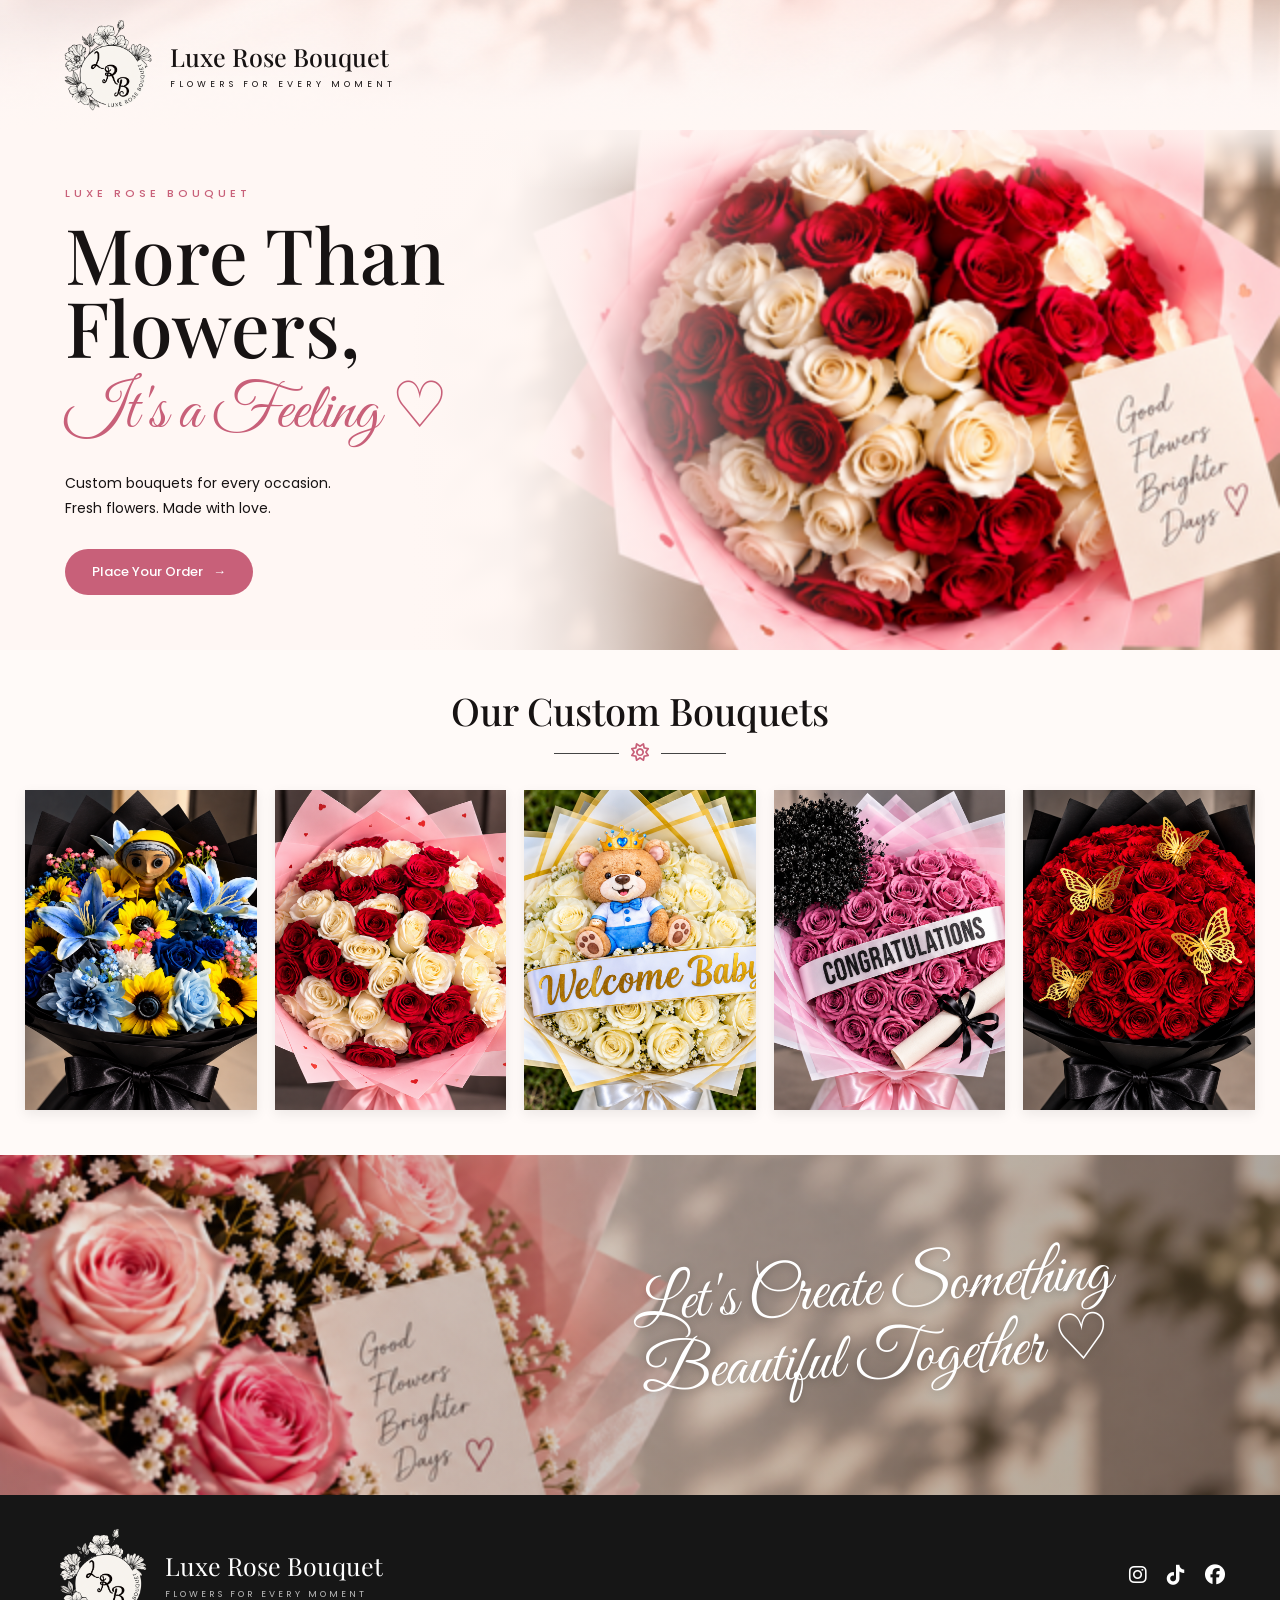
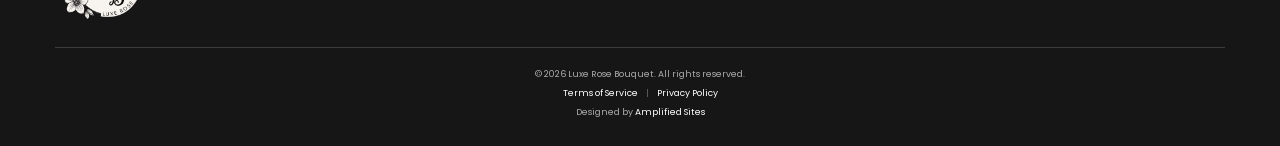
<file: index.html>
<!doctype html>
<html lang="en">
    <head>
        <meta charset="UTF-8" />
        <meta name="viewport" content="width=device-width, initial-scale=1.0" />
        <title>Luxe Rose Bouquet</title>
        <link rel="preconnect" href="https://fonts.googleapis.com" />
        <link rel="preconnect" href="https://fonts.gstatic.com" crossorigin />
        <link href="https://fonts.googleapis.com/css2?family=Great+Vibes&family=Playfair+Display:wght@400;500;600;700&family=Poppins:wght@300;400;500;600&display=swap" rel="stylesheet"/>
        <link rel="stylesheet" href="https://cdnjs.cloudflare.com/ajax/libs/font-awesome/6.5.2/css/all.min.css" />
        <link rel="stylesheet" href="style.css" />
        <script src="index.js" defer></script>
    </head>
    <body id="page-body">
        <header class="header" id="main-header">
            <a href="index.html" class="logo" id="main-logo">
                <div class="logo-circle" id="logo-circle">
                    <span id="logo-initials">LR</span>
                </div>
                <div class="logo-text" id="logo-text">
                    <h2 id="logo-title">Luxe Rose Bouquet</h2>
                    <p id="logo-tagline">FLOWERS FOR EVERY MOMENT</p>
                </div>
            </a>
        </header>
        <section class="hero" id="hero">
            <div class="hero-overlay" id="hero-overlay"></div>
            <div class="hero-content" id="hero-content">
                <p class="eyebrow" id="hero-eyebrow">LUXE ROSE BOUQUET</p>
                <h1 id="hero-title">
                    More Than<br />
                    Flowers,
                </h1>
                <div class="script-text" id="hero-script">It's a Feeling ♡</div>
                <p class="hero-description" id="hero-description">
                    Custom bouquets for every occasion.<br />
                    Fresh flowers. Made with love.
                </p>
                <a href="contact-form.html" class="btn" id="hero-order-btn">
                    Place Your Order
                    <span id="hero-order-arrow">→</span>
                </a>
            </div>
        </section>
        <section class="bouquets" id="bouquets">
            <div class="section-title" id="bouquets-title-container">
                <h2 id="bouquets-title">Our Custom Bouquets</h2>
                <div class="title-decoration" id="bouquets-decoration">
                    <span id="decoration-left"></span>
                    <i class="fa-regular fa-sun" id="decoration-icon"> </i>
                    <span id="decoration-right"></span>
                </div>
            </div>
            <div class="bouquet-grid" id="bouquet-grid">
                <div class="bouquet-card" id="bouquet-card-1">
                    <img id="bouquet-image-1" src="Blue and Yellow Doll Bouquet.png" alt="Blue and yellow bouquet" />
                </div>
                <div class="bouquet-card" id="bouquet-card-2">
                    <img id="bouquet-image-2" src="Romantic Red and Ivory Rose Bouquet.png" alt="Red and white rose bouquet" />
                </div>
                <div class="bouquet-card" id="bouquet-card-3">
                    <img id="bouquet-image-3" src="Welcome Baby Rose Bouquet with Teddy Bear.png" alt="Welcome baby bouquet" />
                </div>
                <div class="bouquet-card" id="bouquet-card-4">
                    <img id="bouquet-image-4" src="Congratulations Heart-Shaped Rose Bouquet.png" alt="Congratulations bouquet" />
                </div>
                <div class="bouquet-card" id="bouquet-card-5">
                    <img id="bouquet-image-5" src="Luxury Red Rose Bouquet with Golden Butterflies.png" alt="Red floral bouquet" />
                </div>
            </div>
        </section>
        <section class="bottom-cta" id="bottom-cta">
            <div class="cta-overlay" id="cta-overlay"></div>
            <div class="cta-content" id="cta-content">
                <p class="cta-script" id="cta-script">
                    Let's Create Something<br />
                    Beautiful Together ♡
                </p>
            </div>
        </section>
        <footer class="footer" id="footer">
            <div class="footer-top" id="footer-top">
                <a href="index.html" class="footer-logo" id="footer-logo">
                    <div class="footer-logo-circle" id="footer-logo-circle">
                        <img
                            src="Luxe Rose Bouquet Floral Monogram.png"
                            alt="Luxe Rose Bouquet Logo"
                            id="footer-logo-image"/>
                    </div>
                    <div id="footer-logo-text">
                        <h3 id="footer-title">Luxe Rose Bouquet</h3>
                        <p id="footer-tagline">FLOWERS FOR EVERY MOMENT</p>
                    </div>
                </a>
                <div class="socials" id="social-links">
                    <a href="https://www.instagram.com/luxerosebouquet?stkn=enVxenVkZHQ4OHd0&utm_source=qr" id="instagram-link" aria-label="Instagram">
                        <i class="fa-brands fa-instagram"></i>
                    </a>
                    <a href="https://www.tiktok.com/@luxerosebouquet" id="tiktok-link" aria-label="TikTok">
                        <i class="fa-brands fa-tiktok"></i>
                    </a>
                    <a href="https://www.facebook.com/share/1DybtWcjdT/?mibextid=wwXlfr" id="facebook-link" aria-label="Facebook">
                        <i class="fa-brands fa-facebook"></i>
                    </a>
                </div>
            </div>
            <div class="footer-line" id="footer-line"></div>
            <div class="footer-bottom" id="footer-bottom">
                <p id="copyright">
                    © 2026 Luxe Rose Bouquet. All rights reserved.
                </p>
                <p class="footer-legal-links">
                    <a href="terms.html">Terms of Service</a>
                    <span> | </span>
                    <a href="privacy.html">Privacy Policy</a>
                </p>
                <p id="designer-credit">
                    Designed by
                    <a href="https://amplifiedsites.com" id="amplified-sites-link">
                        Amplified Sites
                    </a>
                </p>
            </div>
        </footer>
    </body>
</html>
</file>
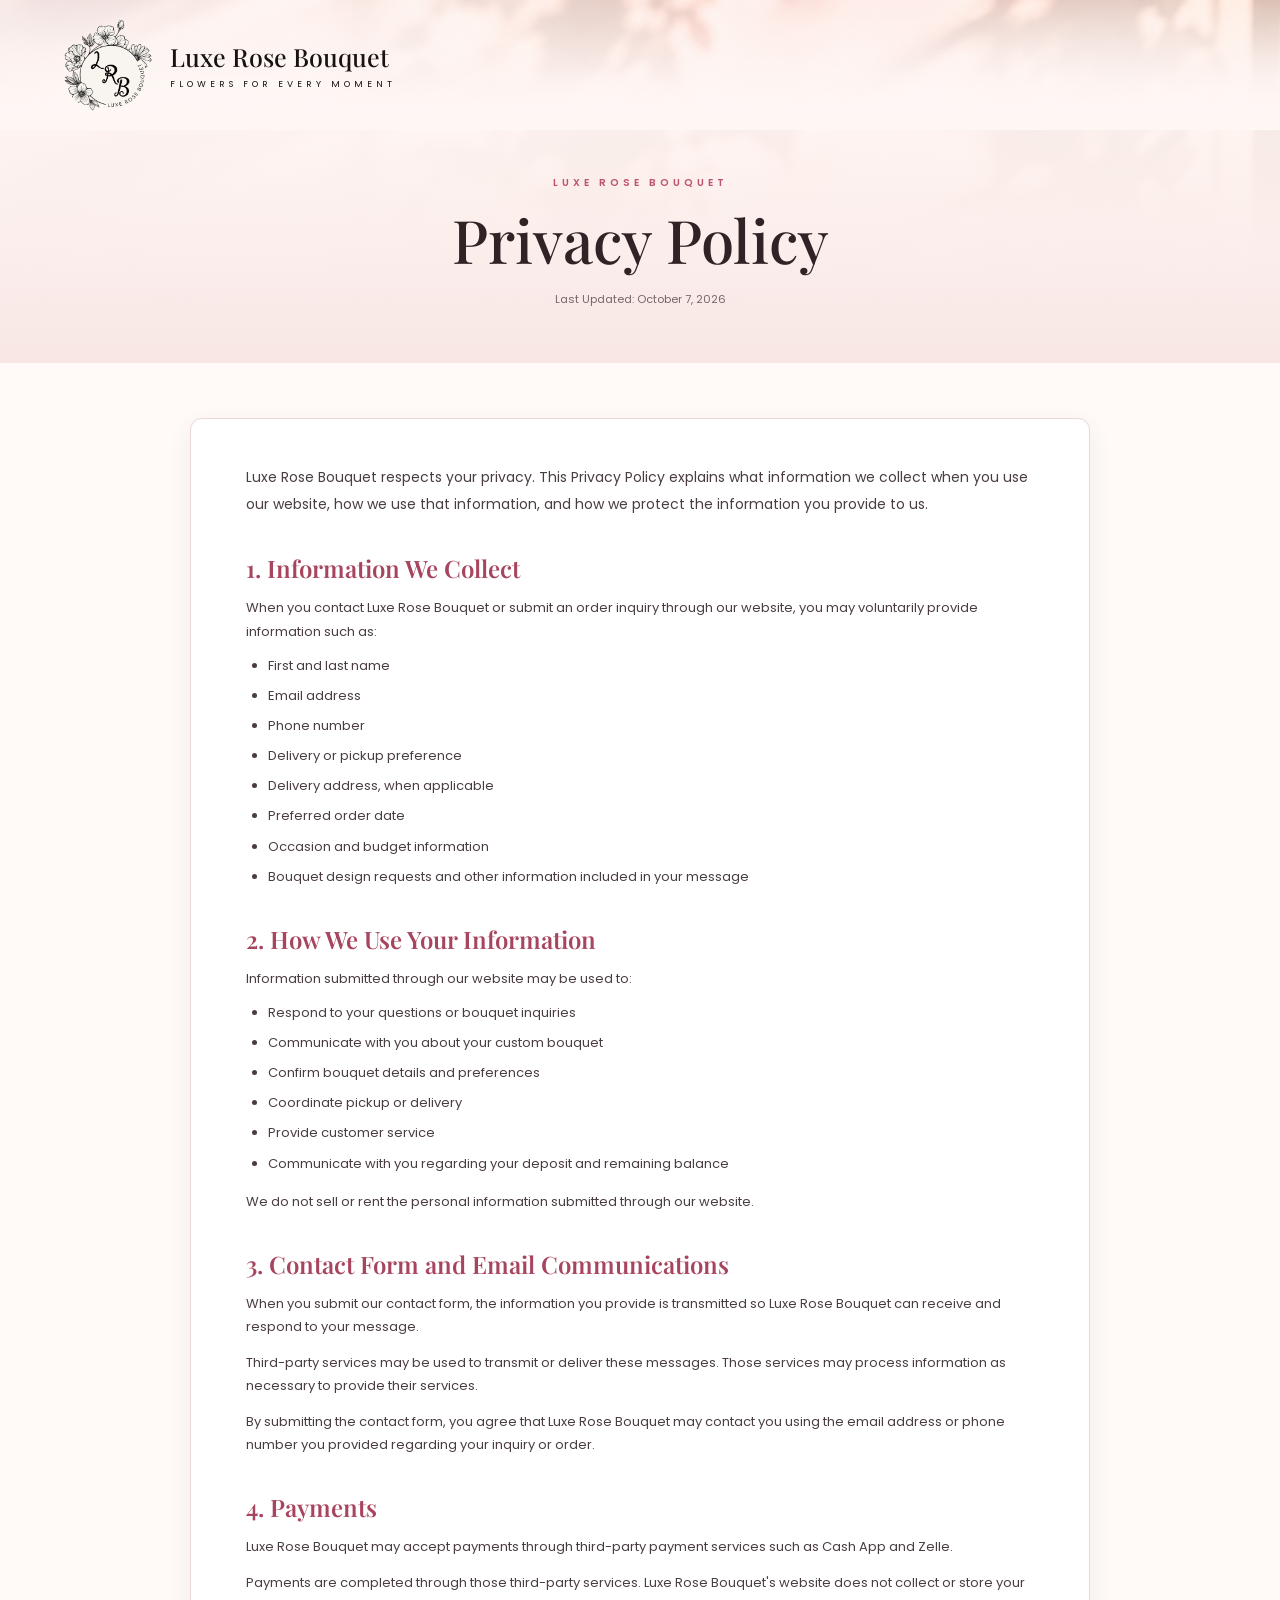
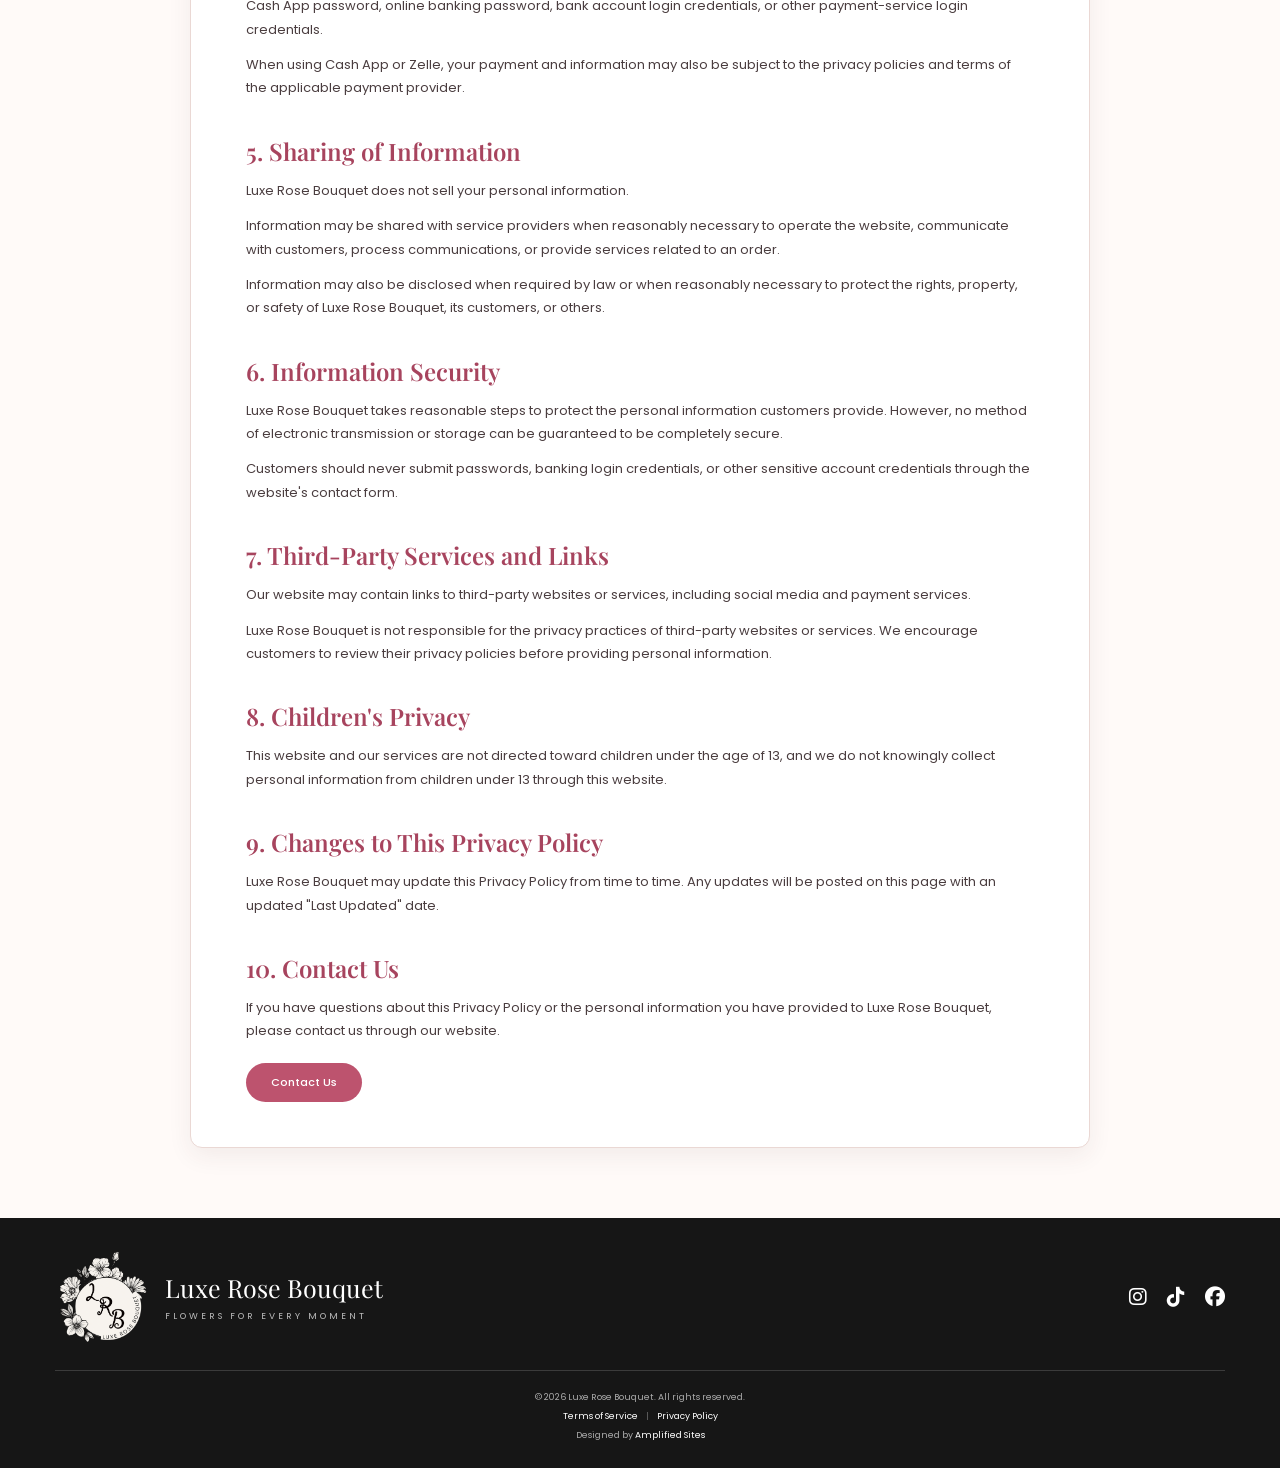
<file: privacy.html>
<!doctype html>
<html lang="en">
    <head>
        <meta charset="UTF-8" />
        <meta name="viewport" content="width=device-width, initial-scale=1.0" />
        <title>Privacy Policy | Luxe Rose Bouquet</title>
        <link rel="preconnect" href="https://fonts.googleapis.com" />
        <link rel="preconnect" href="https://fonts.gstatic.com" crossorigin />
        <link href="https://fonts.googleapis.com/css2?family=Great+Vibes&family=Playfair+Display:wght@400;500;600;700&family=Poppins:wght@300;400;500;600&display=swap" rel="stylesheet"/>
        <link rel="stylesheet" href="https://cdnjs.cloudflare.com/ajax/libs/font-awesome/6.5.2/css/all.min.css"/>
        <link rel="stylesheet" href="style.css" />
        <script src="index.js" defer></script>
    </head>
    <body id="page-body">
        <header class="header" id="main-header">
            <a href="index.html" class="logo" id="main-logo">
                <div class="logo-circle" id="logo-circle">
                    <span id="logo-initials">LR</span>
                </div>
                <div class="logo-text" id="logo-text">
                    <h2 id="logo-title">Luxe Rose Bouquet</h2>
                    <p id="logo-tagline">FLOWERS FOR EVERY MOMENT</p>
                </div>
            </a>
        </header>
        <main class="privacy-page">
            <section class="privacy-hero">
                <p class="privacy-eyebrow">LUXE ROSE BOUQUET</p>
                <h1>Privacy Policy</h1>
                <p class="privacy-updated">Last Updated: October 7, 2026</p>
            </section>
            <section class="privacy-content">
                <div class="privacy-container">
                    <p class="privacy-intro">
                        Luxe Rose Bouquet respects your privacy. This Privacy
                        Policy explains what information we collect when you
                        use our website, how we use that information, and how
                        we protect the information you provide to us.
                    </p>
                    <div class="privacy-section">
                        <h2>1. Information We Collect</h2>
                        <p>
                            When you contact Luxe Rose Bouquet or submit an
                            order inquiry through our website, you may
                            voluntarily provide information such as:
                        </p>
                        <ul>
                            <li>First and last name</li>
                            <li>Email address</li>
                            <li>Phone number</li>
                            <li>Delivery or pickup preference</li>
                            <li>Delivery address, when applicable</li>
                            <li>Preferred order date</li>
                            <li>Occasion and budget information</li>
                            <li>Bouquet design requests and other information included in your message</li>
                        </ul>
                    </div>
                    <div class="privacy-section">
                        <h2>2. How We Use Your Information</h2>
                        <p>
                            Information submitted through our website may be used to:
                        </p>
                        <ul>
                            <li>Respond to your questions or bouquet inquiries</li>
                            <li>Communicate with you about your custom bouquet</li>
                            <li>Confirm bouquet details and preferences</li>
                            <li>Coordinate pickup or delivery</li>
                            <li>Provide customer service</li>
                            <li>Communicate with you regarding your deposit and remaining balance</li>
                        </ul>
                        <p>
                            We do not sell or rent the personal information submitted through our website.
                        </p>
                    </div>
                    <div class="privacy-section">
                        <h2>3. Contact Form and Email Communications</h2>
                        <p>
                            When you submit our contact form, the information
                            you provide is transmitted so Luxe Rose Bouquet
                            can receive and respond to your message.
                        </p>
                        <p>
                            Third-party services may be used to transmit or
                            deliver these messages. Those services may process
                            information as necessary to provide their services.
                        </p>
                        <p>
                            By submitting the contact form, you agree that
                            Luxe Rose Bouquet may contact you using the email
                            address or phone number you provided regarding your
                            inquiry or order.
                        </p>
                    </div>
                    <div class="privacy-section">
                        <h2>4. Payments</h2>
                        <p>
                            Luxe Rose Bouquet may accept payments through
                            third-party payment services such as Cash App and
                            Zelle.
                        </p>
                        <p>
                            Payments are completed through those third-party
                            services. Luxe Rose Bouquet's website does not
                            collect or store your Cash App password, online
                            banking password, bank account login credentials,
                            or other payment-service login credentials.
                        </p>
                        <p>
                            When using Cash App or Zelle, your payment and
                            information may also be subject to the privacy
                            policies and terms of the applicable payment
                            provider.
                        </p>
                    </div>
                    <div class="privacy-section">
                        <h2>5. Sharing of Information</h2>
                        <p>
                            Luxe Rose Bouquet does not sell your personal
                            information.
                        </p>
                        <p>
                            Information may be shared with service providers
                            when reasonably necessary to operate the website,
                            communicate with customers, process communications,
                            or provide services related to an order.
                        </p>
                        <p>
                            Information may also be disclosed when required by
                            law or when reasonably necessary to protect the
                            rights, property, or safety of Luxe Rose Bouquet,
                            its customers, or others.
                        </p>
                    </div>
                    <div class="privacy-section">
                        <h2>6. Information Security</h2>
                        <p>
                            Luxe Rose Bouquet takes reasonable steps to protect
                            the personal information customers provide.
                            However, no method of electronic transmission or
                            storage can be guaranteed to be completely secure.
                        </p>
                        <p>
                            Customers should never submit passwords, banking
                            login credentials, or other sensitive account
                            credentials through the website's contact form.
                        </p>
                    </div>
                    <div class="privacy-section">
                        <h2>7. Third-Party Services and Links</h2>
                        <p>
                            Our website may contain links to third-party
                            websites or services, including social media and
                            payment services.
                        </p>
                        <p>
                            Luxe Rose Bouquet is not responsible for the
                            privacy practices of third-party websites or
                            services. We encourage customers to review their
                            privacy policies before providing personal
                            information.
                        </p>
                    </div>
                    <div class="privacy-section">
                        <h2>8. Children's Privacy</h2>
                        <p>
                            This website and our services are not directed
                            toward children under the age of 13, and we do not
                            knowingly collect personal information from
                            children under 13 through this website.
                        </p>
                    </div>
                    <div class="privacy-section">
                        <h2>9. Changes to This Privacy Policy</h2>
                        <p>
                            Luxe Rose Bouquet may update this Privacy Policy
                            from time to time. Any updates will be posted on
                            this page with an updated "Last Updated" date.
                        </p>
                    </div>
                    <div class="privacy-section">
                        <h2>10. Contact Us</h2>
                        <p>
                            If you have questions about this Privacy Policy or
                            the personal information you have provided to Luxe
                            Rose Bouquet, please contact us through our
                            website.
                        </p>
                        <a href="contact-form.html" class="privacy-contact-btn">
                            Contact Us
                        </a>
                    </div>
                </div>
            </section>
        </main>
        <footer class="footer" id="footer">
            <div class="footer-top" id="footer-top">
                <a href="index.html" class="footer-logo" id="footer-logo">
                    <div class="footer-logo-circle" id="footer-logo-circle">
                        <img
                            src="Luxe Rose Bouquet Floral Monogram.png"
                            alt="Luxe Rose Bouquet Logo"
                            id="footer-logo-image"/>
                    </div>
                    <div id="footer-logo-text">
                        <h3 id="footer-title">Luxe Rose Bouquet</h3>
                        <p id="footer-tagline">FLOWERS FOR EVERY MOMENT</p>
                    </div>
                </a>
                <div class="socials" id="social-links">
                    <a
                        href="https://www.instagram.com/luxerosebouquet?stkn=enVxenVkZHQ4OHd0&utm_source=qr"
                        id="instagram-link"
                        aria-label="Instagram">
                        <i class="fa-brands fa-instagram"></i>
                    </a>
                    <a
                        href="https://www.tiktok.com/@luxerosebouquet"
                        id="tiktok-link"
                        aria-label="TikTok">
                        <i class="fa-brands fa-tiktok"></i>
                    </a>
                    <a
                        href="https://www.facebook.com/share/1DybtWcjdT/?mibextid=wwXlfr"
                        id="facebook-link"
                        aria-label="Facebook">
                        <i class="fa-brands fa-facebook"></i>
                    </a>
                </div>
            </div>
            <div class="footer-line" id="footer-line"></div>
            <div class="footer-bottom" id="footer-bottom">
                <p id="copyright">
                    © 2026 Luxe Rose Bouquet. All rights reserved.
                </p>
                <p class="footer-legal-links">
                    <a href="terms.html">Terms of Service</a>
                    <span> | </span>
                    <a href="privacy.html">Privacy Policy</a>
                </p>
                <p id="designer-credit">
                    Designed by
                    <a
                        href="https://amplifiedsites.com"
                        id="amplified-sites-link">
                        Amplified Sites
                    </a>
                </p>
            </div>
        </footer>
    </body>
</html>
</file>
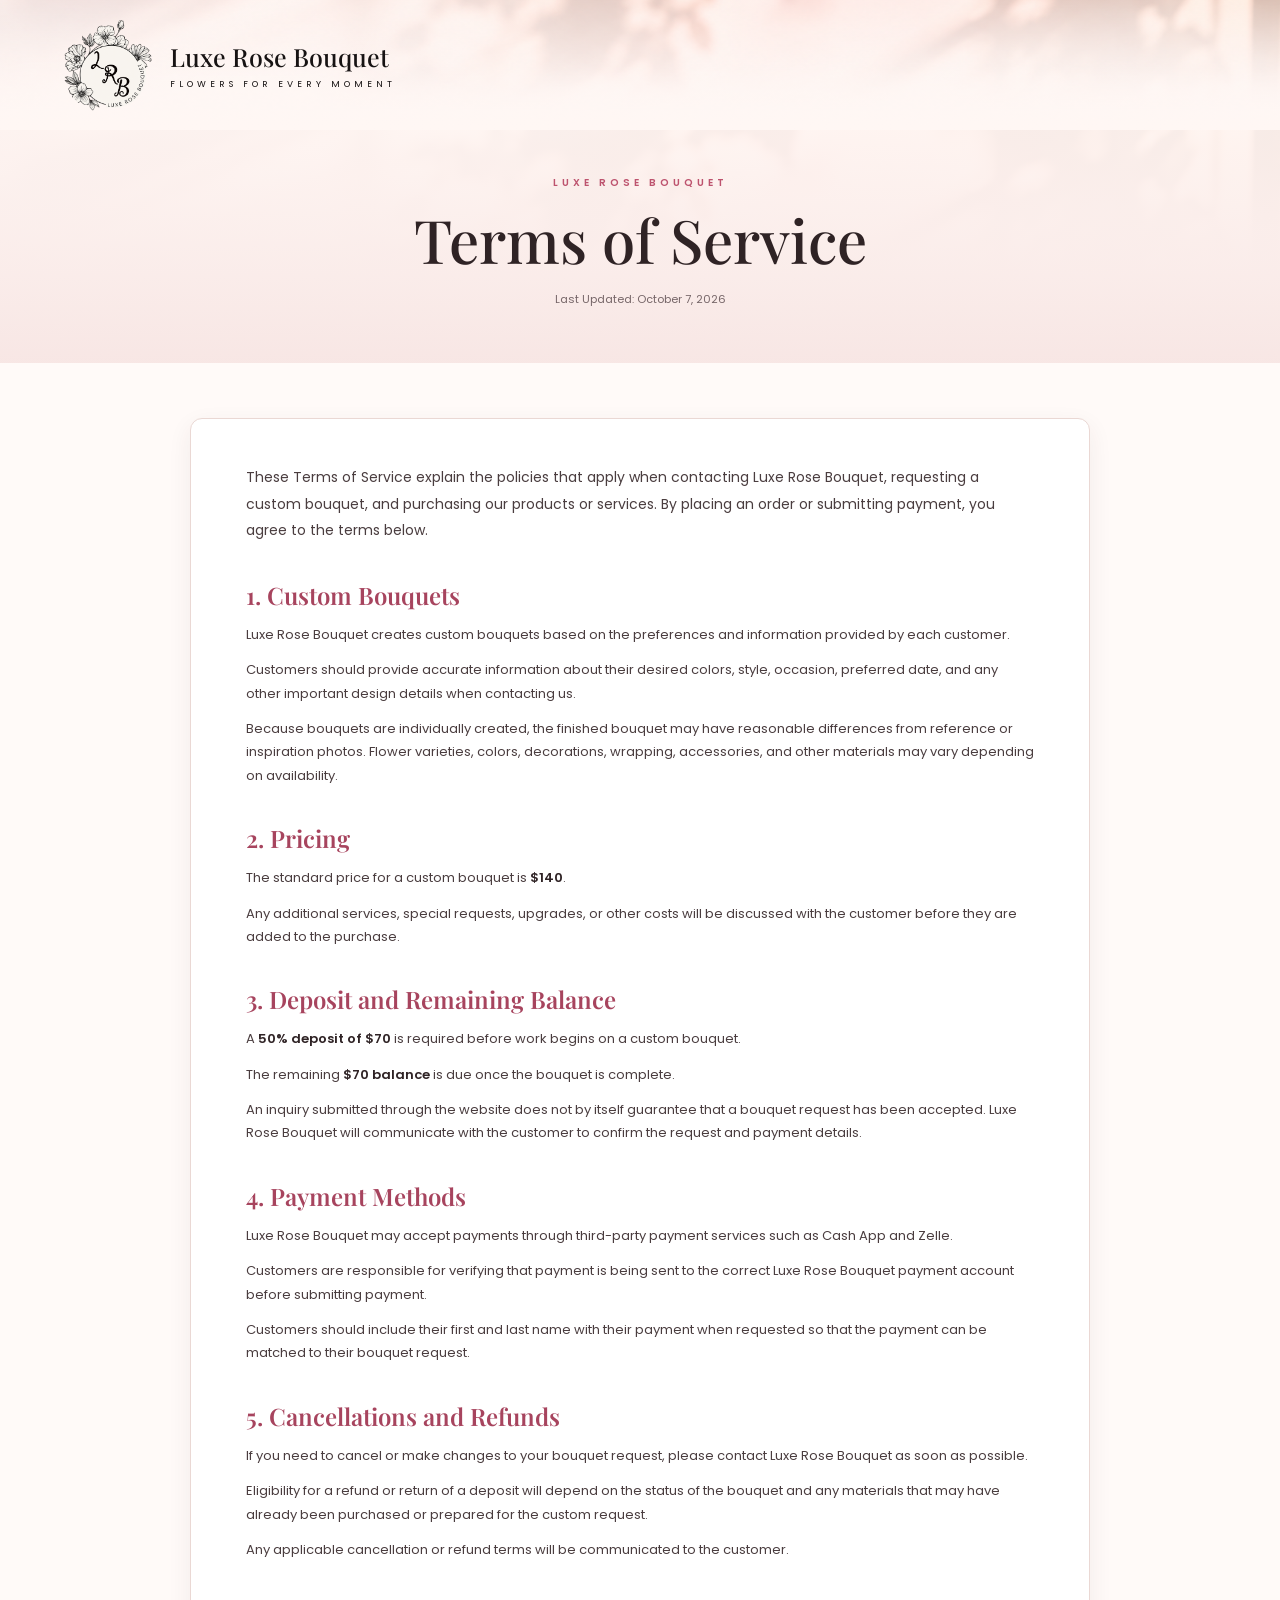
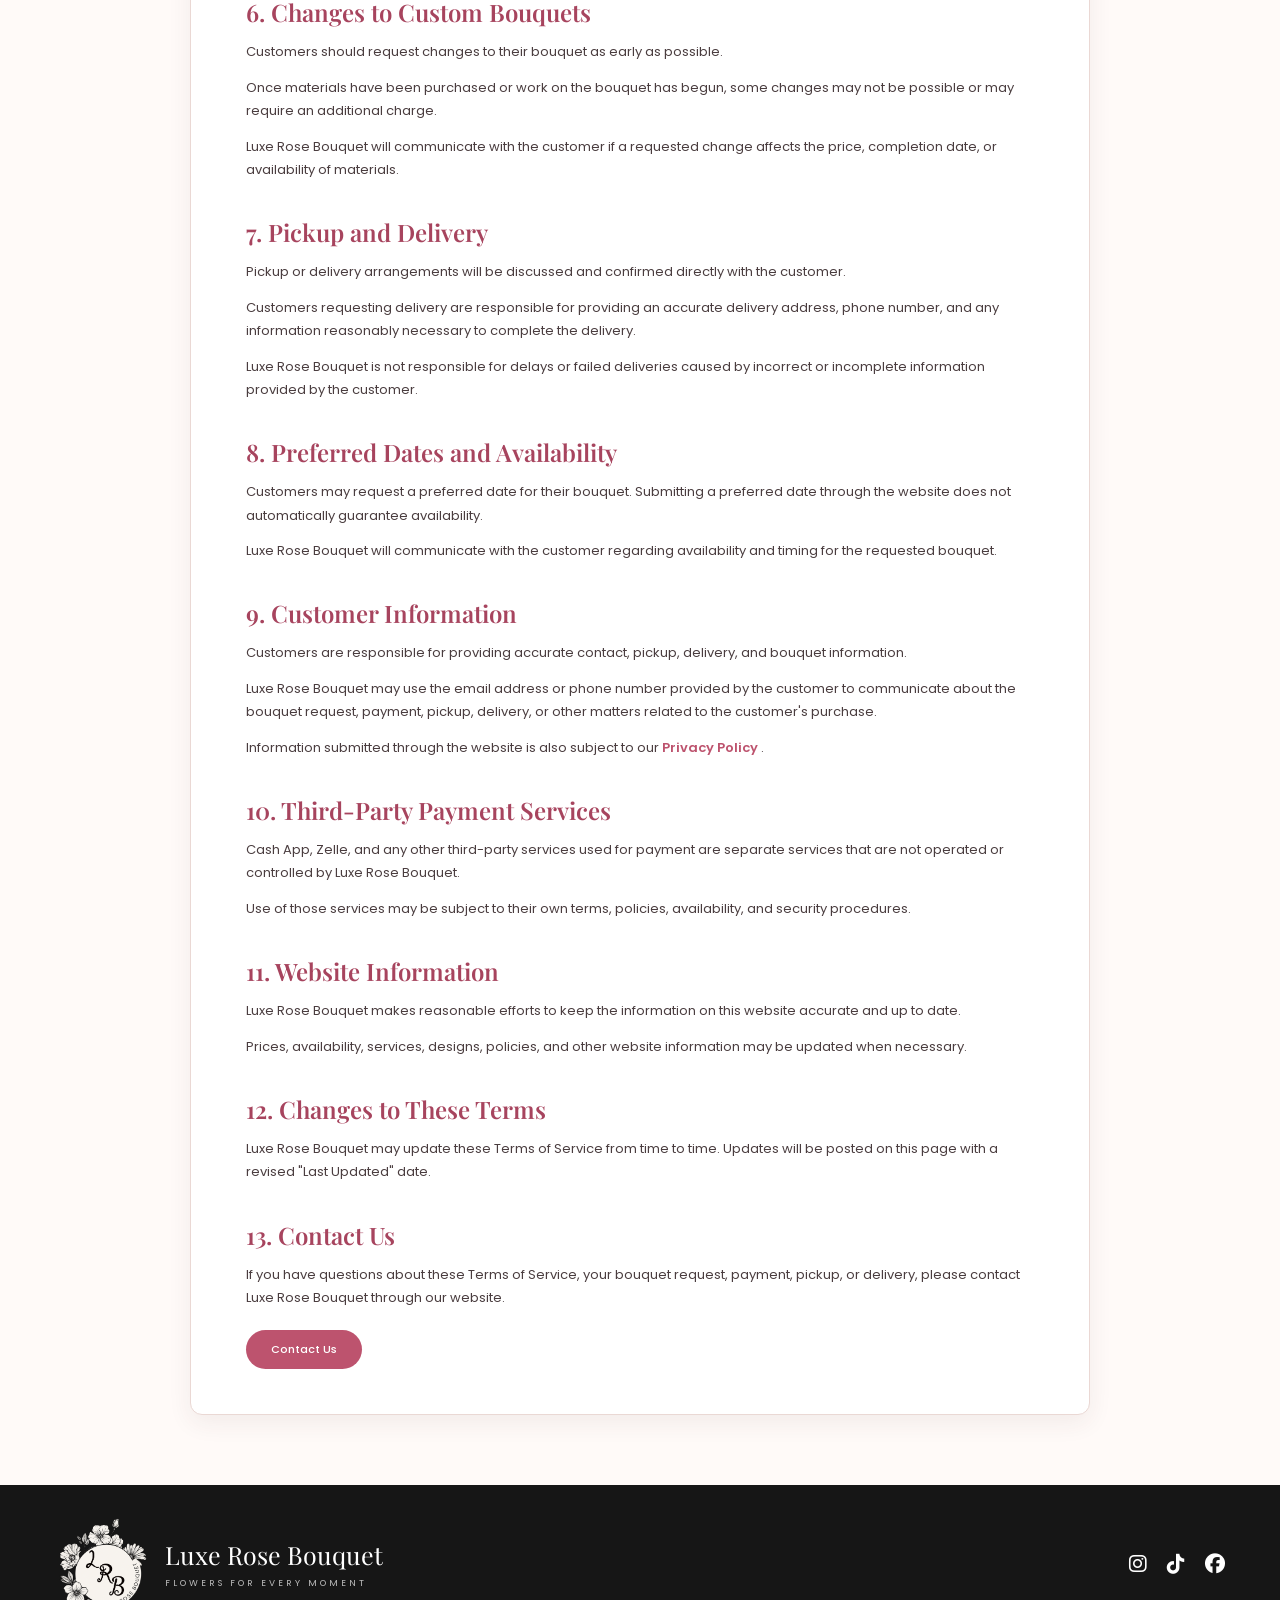
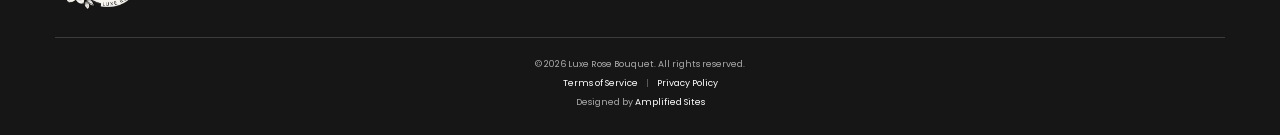
<file: terms.html>
<!doctype html>
<html lang="en">
    <head>
        <meta charset="UTF-8" />
        <meta name="viewport" content="width=device-width, initial-scale=1.0" />
        <title>Terms of Service | Luxe Rose Bouquet</title>
        <link rel="preconnect" href="https://fonts.googleapis.com" />
        <link rel="preconnect" href="https://fonts.gstatic.com" crossorigin />
        <link href="https://fonts.googleapis.com/css2?family=Great+Vibes&family=Playfair+Display:wght@400;500;600;700&family=Poppins:wght@300;400;500;600&display=swap" rel="stylesheet" />
        <link rel="stylesheet" href="https://cdnjs.cloudflare.com/ajax/libs/font-awesome/6.5.2/css/all.min.css"/>
        <link rel="stylesheet" href="style.css" />
        <script src="index.js" defer></script>
    </head>
    <body id="page-body">
        <header class="header" id="main-header">
            <a href="index.html" class="logo" id="main-logo">
                <div class="logo-circle" id="logo-circle">
                    <span id="logo-initials">LR</span>
                </div>
                <div class="logo-text" id="logo-text">
                    <h2 id="logo-title">Luxe Rose Bouquet</h2>
                    <p id="logo-tagline">FLOWERS FOR EVERY MOMENT</p>
                </div>
            </a>
        </header>
        <main class="terms-page">
            <section class="terms-hero">
                <p class="terms-eyebrow">LUXE ROSE BOUQUET</p>
                <h1>Terms of Service</h1>
                <p class="terms-updated">Last Updated: October 7, 2026</p>
            </section>
            <section class="terms-content">
                <div class="terms-container">
                    <p class="terms-intro">
                        These Terms of Service explain the policies that apply
                        when contacting Luxe Rose Bouquet, requesting a custom
                        bouquet, and purchasing our products or services.
                        By placing an order or submitting payment, you agree
                        to the terms below.
                    </p>
                    <div class="terms-section">
                        <h2>1. Custom Bouquets</h2>
                        <p>
                            Luxe Rose Bouquet creates custom bouquets based on
                            the preferences and information provided by each
                            customer.
                        </p>
                        <p>
                            Customers should provide accurate information about
                            their desired colors, style, occasion, preferred
                            date, and any other important design details when
                            contacting us.
                        </p>
                        <p>
                            Because bouquets are individually created, the
                            finished bouquet may have reasonable differences
                            from reference or inspiration photos. Flower
                            varieties, colors, decorations, wrapping,
                            accessories, and other materials may vary depending
                            on availability.
                        </p>
                    </div>
                    <div class="terms-section">
                        <h2>2. Pricing</h2>
                        <p>
                            The standard price for a custom bouquet is
                            <strong>$140</strong>.
                        </p>
                        <p>
                            Any additional services, special requests, upgrades,
                            or other costs will be discussed
                            with the customer before they are added to the
                            purchase.
                        </p>
                    </div>
                    <div class="terms-section">
                        <h2>3. Deposit and Remaining Balance</h2>
                        <p>
                            A <strong>50% deposit of $70</strong> is required
                            before work begins on a custom bouquet.
                        </p>
                        <p>
                            The remaining <strong>$70 balance</strong> is due
                            once the bouquet is complete.
                        </p>
                        <p>
                            An inquiry submitted through the website does not
                            by itself guarantee that a bouquet request has been
                            accepted. Luxe Rose Bouquet will communicate with
                            the customer to confirm the request and payment
                            details.
                        </p>
                    </div>
                    <div class="terms-section">
                        <h2>4. Payment Methods</h2>
                        <p>
                            Luxe Rose Bouquet may accept payments through
                            third-party payment services such as Cash App
                            and Zelle.
                        </p>
                        <p>
                            Customers are responsible for verifying that
                            payment is being sent to the correct Luxe Rose
                            Bouquet payment account before submitting payment.
                        </p>
                        <p>
                            Customers should include their first and last name
                            with their payment when requested so that the
                            payment can be matched to their bouquet request.
                        </p>
                    </div>
                    <div class="terms-section">
                        <h2>5. Cancellations and Refunds</h2>
                        <p>
                            If you need to cancel or make changes to your
                            bouquet request, please contact Luxe Rose Bouquet
                            as soon as possible.
                        </p>
                        <p>
                            Eligibility for a refund or return of a deposit
                            will depend on the status of the bouquet and any
                            materials that may have already been purchased or
                            prepared for the custom request.
                        </p>
                        <p>
                            Any applicable cancellation or refund terms will be
                            communicated to the customer.
                        </p>
                    </div>
                    <div class="terms-section">
                        <h2>6. Changes to Custom Bouquets</h2>
                        <p>
                            Customers should request changes to their bouquet
                            as early as possible.
                        </p>
                        <p>
                            Once materials have been purchased or work on the
                            bouquet has begun, some changes may not be possible
                            or may require an additional charge.
                        </p>
                        <p>
                            Luxe Rose Bouquet will communicate with the customer
                            if a requested change affects the price, completion
                            date, or availability of materials.
                        </p>
                    </div>
                    <div class="terms-section">
                        <h2>7. Pickup and Delivery</h2>
                        <p>
                            Pickup or delivery arrangements will be discussed
                            and confirmed directly with the customer.
                        </p>
                        <p>
                            Customers requesting delivery are responsible for
                            providing an accurate delivery address, phone
                            number, and any information reasonably necessary
                            to complete the delivery.
                        </p>
                        <p>
                            Luxe Rose Bouquet is not responsible for delays or
                            failed deliveries caused by incorrect or incomplete
                            information provided by the customer.
                        </p>
                    </div>
                    <div class="terms-section">
                        <h2>8. Preferred Dates and Availability</h2>
                        <p>
                            Customers may request a preferred date for their
                            bouquet. Submitting a preferred date through the
                            website does not automatically guarantee
                            availability.
                        </p>
                        <p>
                            Luxe Rose Bouquet will communicate with the customer
                            regarding availability and timing for the requested
                            bouquet.
                        </p>
                    </div>
                    <div class="terms-section">
                        <h2>9. Customer Information</h2>
                        <p>
                            Customers are responsible for providing accurate
                            contact, pickup, delivery, and bouquet information.
                        </p>
                        <p>
                            Luxe Rose Bouquet may use the email address or phone
                            number provided by the customer to communicate about
                            the bouquet request, payment, pickup, delivery, or
                            other matters related to the customer's purchase.
                        </p>
                        <p>
                            Information submitted through the website is also
                            subject to our
                            <a href="privacy.html" class="terms-inline-link">
                                Privacy Policy
                            </a>.
                        </p>
                    </div>
                    <div class="terms-section">
                        <h2>10. Third-Party Payment Services</h2>
                        <p>
                            Cash App, Zelle, and any other third-party services
                            used for payment are separate services that are not
                            operated or controlled by Luxe Rose Bouquet.
                        </p>
                        <p>
                            Use of those services may be subject to their own
                            terms, policies, availability, and security
                            procedures.
                        </p>
                    </div>
                    <div class="terms-section">
                        <h2>11. Website Information</h2>
                        <p>
                            Luxe Rose Bouquet makes reasonable efforts to keep
                            the information on this website accurate and
                            up to date.
                        </p>
                        <p>
                            Prices, availability, services, designs, policies,
                            and other website information may be updated when
                            necessary.
                        </p>
                    </div>
                    <div class="terms-section">
                        <h2>12. Changes to These Terms</h2>
                        <p>
                            Luxe Rose Bouquet may update these Terms of Service
                            from time to time. Updates will be posted on this
                            page with a revised "Last Updated" date.
                        </p>
                    </div>
                    <div class="terms-section">
                        <h2>13. Contact Us</h2>
                        <p>
                            If you have questions about these Terms of Service,
                            your bouquet request, payment, pickup, or delivery,
                            please contact Luxe Rose Bouquet through our
                            website.
                        </p>
                        <a href="contact-form.html" class="terms-contact-btn">
                            Contact Us
                        </a>
                    </div>
                </div>
            </section>
        </main>
        <footer class="footer" id="footer">
            <div class="footer-top" id="footer-top">
                <a href="index.html" class="footer-logo" id="footer-logo">
                    <div class="footer-logo-circle" id="footer-logo-circle">
                        <img
                            src="Luxe Rose Bouquet Floral Monogram.png"
                            alt="Luxe Rose Bouquet Logo"
                            id="footer-logo-image"/>
                    </div>
                    <div id="footer-logo-text">
                        <h3 id="footer-title">Luxe Rose Bouquet</h3>
                        <p id="footer-tagline">FLOWERS FOR EVERY MOMENT</p>
                    </div>
                </a>
                <div class="socials" id="social-links">
                    <a
                        href="https://www.instagram.com/luxerosebouquet?stkn=enVxenVkZHQ4OHd0&utm_source=qr"
                        id="instagram-link"
                        aria-label="Instagram">
                        <i class="fa-brands fa-instagram"></i>
                    </a>
                    <a
                        href="https://www.tiktok.com/@luxerosebouquet"
                        id="tiktok-link"
                        aria-label="TikTok">
                        <i class="fa-brands fa-tiktok"></i>
                    </a>
                    <a
                        href="https://www.facebook.com/share/1DybtWcjdT/?mibextid=wwXlfr"
                        id="facebook-link"
                        aria-label="Facebook">
                        <i class="fa-brands fa-facebook"></i>
                    </a>
                </div>
            </div>
            <div class="footer-line" id="footer-line"></div>
            <div class="footer-bottom" id="footer-bottom">
                <p id="copyright">
                    © 2026 Luxe Rose Bouquet. All rights reserved.
                </p>
                <p class="footer-legal-links">
                    <a href="terms.html">Terms of Service</a>
                    <span> | </span>
                    <a href="privacy.html">Privacy Policy</a>
                </p>
                <p id="designer-credit">
                    Designed by
                    <a
                        href="https://amplifiedsites.com"
                        id="amplified-sites-link">
                        Amplified Sites
                    </a>
                </p>
            </div>
        </footer>
    </body>
</html>
</file>
<file: style.css>
/* =========================================================
  START OF INDEX PAGE
   1. RESET / GLOBAL
========================================================= */

* {
    margin: 0;
    padding: 0;
    box-sizing: border-box;
}

html {
    scroll-behavior: smooth;
}

body {
    font-family: "Poppins", sans-serif;
    background-color: #fffaf8;
    color: #171313;
    overflow-x: hidden;
    margin: 0;
}

img {
    display: block;
    width: 100%;
}

a {
    color: inherit;
    text-decoration: none;
}

/* =========================================================
   2. COLORS
========================================================= */

:root {
    --pink: #c86079;
    --dark-pink: #ad4d65;
    --soft-pink: #f7e5e3;
    --cream: #fffaf8;
    --dark: #161616;
    --gray: #777777;
    --light-border: #ead8d4;
}

/* =========================================================
   3. HEADER
========================================================= */

.header {
    width: 100%;
    min-height: 130px;

    display: flex;
    align-items: center;
    justify-content: space-between;

    padding: 15px 60px;
    margin-bottom: -20px;
    background:
        linear-gradient(
            to bottom,
            rgba(255, 247, 244, 0.15) 0%,
            rgba(255, 247, 244, 0.25) 55%,
            #fff7f4 100%
        ),
        url("Soft\ Blush\ Foliage\ Shadows.png");

    background-size: cover;
    background-position: center;
    background-repeat: no-repeat;

    position: relative;
    z-index: 100;
}

/* LOGO */

.logo {
    display: flex;
    align-items: center;
    gap: 15px;
}

.logo-circle {
    width: 95px;
    height: 95px;
    border-radius: 50%;
    background-image: url("Luxe\ Rose\ Bouquet\ Floral\ Monogram.png");
    background-size: cover;
    background-position: center;
    background-repeat: no-repeat;

    overflow: hidden;
}

/* Hide the LR text because the logo image replaces it */
.logo-circle span {
    display: none;
}


.logo-text h2 {
    font-family: "Playfair Display", serif;

    font-size: 25px;
    font-weight: 500;
}

.logo-text p {
    margin-top: 5px;

    font-size: 9px;
    letter-spacing: 4px;
}

/* =========================================================
   4. HERO
========================================================= */

.hero {
    width: 100%;
    min-height: 540px;
    position: relative;
    display: flex;
    align-items: center;
    overflow: hidden;
    background-image: url("image6.png");
    background-size: cover;
    background-position: center;
    background-repeat: no-repeat;
    padding-top: 20px;
}
.hero::before {
    content: "";
    position: absolute;
    top: 0;
    left: 0;
    width: 100%;
    height: 80px;

    background: linear-gradient(
        to bottom,
        #fff7f4 0%,
        rgba(255, 247, 244, 0.75) 40%,
        transparent 100%
    );

    z-index: 2;
    pointer-events: none;
}
/* HERO OVERLAY */

.hero-overlay {
    position: absolute;
    inset: 0;

    background: linear-gradient(
        90deg,
        #fff7f4 0%,
        #fff7f4 32%,
        rgba(255, 247, 244, 0.95) 40%,
        rgba(255, 247, 244, 0.65) 48%,
        rgba(255, 247, 244, 0.20) 58%,
        transparent 70%
    );

    z-index: 1;
}

/* HERO TEXT */

.hero-content {
    width: 48%;

    position: relative;
    z-index: 3;

    padding-left: 65px;
}

.eyebrow {
    margin-bottom: 15px;

    color: var(--pink);

    font-size: 11px;
    font-weight: 500;

    letter-spacing: 4px;
}

.hero-content h1 {
    font-family: "Playfair Display", serif;

    font-size: clamp(52px, 6vw, 82px);
    font-weight: 500;

    line-height: 0.95;

    color: #171313;
}

.script-text {
    margin-top: 5px;
    margin-bottom: 18px;

    font-family: "Great Vibes", cursive;

    font-size: clamp(44px, 5vw, 68px);

    color: var(--pink);
}

.hero-description {
    margin-bottom: 27px;

    font-size: 14px;

    line-height: 1.8;
}
.header,
.hero {
    border: none;
    box-shadow: none;
}
/* =========================================================
   5. BUTTON
========================================================= */

.btn {
    display: inline-flex;
    align-items: center;
    justify-content: center;

    gap: 10px;

    padding: 13px 27px;

    background-color: var(--pink);

    border-radius: 30px;

    color: white;

    font-size: 13px;
    font-weight: 500;

    transition:
        background-color 0.25s ease,
        transform 0.25s ease;
}

.btn:hover {
    background-color: var(--dark-pink);

    transform: translateY(-2px);
}

/* =========================================================
   6. HERO BOUQUET IMAGE

   Your HTML already uses:

   images/hero-bouquet.png

   Ideally use a TRANSPARENT PNG here.
========================================================= */

.hero-image {
    width: 55%;
    height: 100%;

    position: absolute;

    top: 0;
    right: 0;

    z-index: 2;

    display: flex;
    align-items: center;
    justify-content: center;
}

.hero-image img {
    width: 100%;
    height: 100%;

    object-fit: contain;
    object-position: center;
}

/* =========================================================
   7. CUSTOM BOUQUETS SECTION
========================================================= */

.bouquets {
    width: 100%;

    padding: 35px 25px 45px;

    background-color: #fffaf8;
}

/* TITLE */

.section-title {
    margin-bottom: 28px;

    text-align: center;
}

.section-title h2 {
    font-family: "Playfair Display", serif;

    font-size: 38px;
    font-weight: 500;
}

/* TITLE DECORATION */

.title-decoration {
    margin-top: 8px;

    display: flex;
    align-items: center;
    justify-content: center;

    gap: 12px;

    color: var(--pink);
}

.title-decoration span {
    width: 65px;
    height: 1px;

    background-color: #444;
}

.title-decoration i {
    font-size: 18px;
}

/* =========================================================
   8. BOUQUET GRID
========================================================= */

.bouquet-grid {
    width: 100%;
    max-width: 1400px;

    margin: 0 auto;

    display: grid;

    grid-template-columns: repeat(5, 1fr);

    gap: 18px;
}

.bouquet-card {
    height: 320px;

    position: relative;

    overflow: hidden;

    background-color: #eeeeee;

    box-shadow: 0 4px 12px rgba(0, 0, 0, 0.08);
}

.bouquet-card img {
    width: 100%;
    height: 100%;

    object-fit: cover;

    transition: transform 0.4s ease;
}

.bouquet-card:hover img {
    transform: scale(1.06);
}

/* =========================================================
   10. BOTTOM CTA
========================================================= */

.bottom-cta {
    width: 100%;
    min-height: 340px;

    position: relative;

    display: flex;
    align-items: center;
    justify-content: flex-end;

    padding: 50px 13%;

    overflow: hidden;

    /*
    =====================================================
    🖼️ BACKGROUND IMAGE #2 NEEDED HERE

    This should be the large pink rose photograph from
    the bottom section of your design.

    Example:
    background-image: url("images/rose-background.jpg");
    =====================================================
    */

    background-image: url("image4.png");

    background-size: cover;
    background-position: center;
    background-repeat: no-repeat;
}

/* CTA DARK OVERLAY */

.cta-overlay {
    position: absolute;
    inset: 0;

    background: linear-gradient(90deg, rgba(20, 10, 10, 0.08), rgba(20, 10, 10, 0.35));

    z-index: 1;
}

/* CTA TEXT */

.cta-content {
    position: relative;

    z-index: 2;

    text-align: center;

    color: white;
}

.cta-script {
    font-family: "Great Vibes", cursive;

    font-size: clamp(42px, 5vw, 65px);

    line-height: 1.1;

    transform: rotate(-4deg);

    text-shadow: 0 2px 8px rgba(0, 0, 0, 0.25);
}

/* =========================================================
   11. FOOTER
========================================================= */

.footer {
    width: 100%;

    padding: 32px 55px 25px;

    background-color: var(--dark);

    color: white;
}

/* FOOTER TOP */

.footer-top {
    width: 100%;
    max-width: 1300px;

    margin: 0 auto;

    display: flex;
    align-items: center;
    justify-content: space-between;
}

/* FOOTER LOGO */

.footer-logo {
    display: flex;
    align-items: center;

    gap: 15px;
}

.footer-logo-circle {
    width: 95px;
    height: 95px;

    display: flex;
    align-items: center;
    justify-content: center;

    /* NO CIRCLE */
    border: none;
    border-radius: 0;
    overflow: visible;
}

.footer-logo-circle img {
    width: 100%;
    height: 100%;
    object-fit: contain;
    display: block;
}

.footer-logo h3 {
    font-family: "Playfair Display", serif;

    font-size: 25px;
    font-weight: 400;
}

.footer-logo p {
    margin-top: 6px;

    font-size: 9px;

    letter-spacing: 3px;

    color: #bbbbbb;
}

/* =========================================================
   12. SOCIAL ICONS
========================================================= */

.socials {
    display: flex;
    align-items: center;

    gap: 20px;
}

.socials a {
    display: flex;
    align-items: center;
    justify-content: center;

    font-size: 20px;

    color: white;

    transition:
        color 0.2s ease,
        transform 0.2s ease;
}

.socials a:hover {
    color: var(--pink);

    transform: translateY(-2px);
}

/* =========================================================
   13. FOOTER LINE
========================================================= */

.footer-line {
    width: 100%;
    max-width: 1300px;

    height: 1px;

    margin: 25px auto 18px;

    background-color: #3b3b3b;
}

/* =========================================================
   14. FOOTER BOTTOM
========================================================= */

.footer-bottom {
    text-align: center;

    color: #aaaaaa;

    font-size: 9px;

    line-height: 1.8;
}

.footer-bottom a {
    color: white;

    transition: color 0.2s ease;
}

.footer-bottom a:hover {
    color: var(--pink);
}

/* =========================================================
   15. TABLET
========================================================= */

@media (max-width: 900px) {
    .header {
        padding: 15px 30px;
    }

    /* HERO */

    .hero {
        min-height: 570px;
    }

    .hero-content {
        width: 55%;

        padding-left: 35px;
    }

    .hero-image {
        width: 55%;
    }

    /* BOUQUETS */

    .bouquet-grid {
        grid-template-columns: repeat(3, 1fr);
    }

    .bouquet-card {
        height: 300px;
    }
}

/* =========================================================
   16. MOBILE
========================================================= */

@media (max-width: 650px) {
    /* HEADER */

    .header {
        min-height: 78px;

        padding: 12px 18px;
    }

    .logo {
        gap: 10px;
    }

    .logo-circle {
        width: 48px;
        height: 48px;

        font-size: 14px;
    }

    .logo-text h2 {
        font-size: 16px;
    }

    .logo-text p {
        font-size: 5px;

        letter-spacing: 2px;
    }

    /* HERO */

    .hero {
        min-height: 680px;

        align-items: flex-start;

        background-position: center;
    }

    .hero-overlay {
        background: linear-gradient(
            180deg,
            rgba(255, 247, 244, 0.98) 0%,
            rgba(255, 247, 244, 0.9) 40%,
            rgba(255, 247, 244, 0.25) 100%
        );
    }

    .hero-content {
        width: 100%;

        padding: 45px 25px;

        text-align: center;
    }

    .hero-content h1 {
        font-size: 50px;
    }

    .script-text {
        font-size: 45px;
    }

    .hero-description {
        font-size: 12px;
    }

    .hero-image {
        width: 100%;
        height: 350px;

        top: auto;
        bottom: 0;

        opacity: 0.85;
    }

    /* BOUQUETS */

    .bouquets {
        padding: 30px 15px;
    }

    .section-title h2 {
        font-size: 30px;
    }

    .bouquet-grid {
        grid-template-columns: repeat(2, 1fr);

        gap: 10px;
    }

    .bouquet-card {
        height: 230px;
    }

    .bouquet-card:last-child {
        grid-column: 1 / -1;

        width: 50%;

        justify-self: center;
    }

    /* CTA */

    .bottom-cta {
        min-height: 300px;

        justify-content: center;

        padding: 30px 20px;

        background-position: center;
    }

    .cta-script {
        font-size: 44px;
    }

    /* FOOTER */

    .footer {
        padding: 30px 20px;
    }

    .footer-top {
        flex-direction: column;

        gap: 25px;

        text-align: center;
    }

    .footer-logo {
        justify-content: center;
    }
}

/* =========================================================
   17. VERY SMALL MOBILE
========================================================= */

@media (max-width: 400px) {
    .logo-text h2 {
        font-size: 14px;
    }

    .hero-content h1 {
        font-size: 43px;
    }

    .script-text {
        font-size: 40px;
    }

    .bouquet-card {
        height: 200px;
    }

    .cta-script {
        font-size: 38px;
    }
}
/* =========================================================
    END OF INDEX PAGE
========================================================= */


/* =========================================================
   CONTACT FORM PAGE
========================================================= */
.contact-page-body {
    margin: 0;
    padding: 0;
    background: #f7e8e8;
    color: #302525;
    font-family: "Poppins", sans-serif;
}


/* =====================================================
   CONTACT HERO
===================================================== */

.contact-page-hero {
    position: relative;
    min-height: 345px;

    display: flex;
    align-items: center;

    background-image: url("image5.png");
    background-size: cover;
    background-position: center;
    background-repeat: no-repeat;

    overflow: hidden;
}


.contact-page-hero-overlay {
    position: absolute;
    inset: 0;
    z-index: 1;

    background: linear-gradient(
        90deg,
        rgba(25, 17, 17, 0.03) 0%,
        rgba(25, 17, 17, 0.05) 35%,
        rgba(25, 17, 17, 0.45) 52%,
        rgba(25, 17, 17, 0.88) 75%,
        rgba(25, 17, 17, 0.94) 100%
    );
}


.contact-page-hero-content {
    position: relative;
    z-index: 2;

    width: 42%;
    margin-left: 52%;
    padding: 40px 0;

    color: #ffffff;
}


.contact-page-eyebrow {
    margin: 0 0 7px;

    color: #d98ca0;

    font-size: 10px;
    font-weight: 500;
    letter-spacing: 5px;
}


#contact-page-title {
    margin: 0;

    color: #ffffff;

    font-family: "Playfair Display", serif;
    font-size: clamp(42px, 5vw, 62px);
    font-weight: 400;
    line-height: 1.1;
}


.contact-page-flower-divider {
    margin: 12px 0;

    color: #d37b92;

    font-size: 19px;
}


.contact-page-description {
    max-width: 420px;
    margin: 0;

    color: #eee4e4;

    font-size: 13px;
    font-weight: 300;
    line-height: 1.7;
}


.contact-page-script {
    position: absolute;
    z-index: 2;

    top: 55px;
    right: 4%;

    margin: 0;

    color: #d67f96;

    font-family: "Great Vibes", cursive;
    font-size: 25px;
    font-weight: 400;
    line-height: 1.15;

    transform: rotate(-5deg);
}


/* =====================================================
   MAIN CONTACT AREA
===================================================== */

.contact-page-main {
    display: grid;
    grid-template-columns: 38% 62%;

    min-height: 560px;

    background:
        linear-gradient(
            rgba(239, 205, 205, 0.84),
            rgba(239, 205, 205, 0.84)
        ),
        url("image5.png");

    background-size: cover;
    background-position: center;
    background-repeat: no-repeat;
}


/* =====================================================
   LEFT CONTACT INFORMATION
===================================================== */

.contact-page-info {
    position: relative;

    padding: 48px 55px;

    background: rgba(42, 32, 32, 0.97);
    color: #ffffff;

    overflow: hidden;

    display: flex;
    flex-direction: column;
    justify-content: center;
}


.contact-page-info::after {
    content: "";

    position: absolute;

    width: 260px;
    height: 260px;

    right: -100px;
    bottom: -90px;

    border: 1px solid rgba(194, 111, 132, 0.15);
    border-radius: 50%;

    pointer-events: none;
}


/* CONTACT INFORMATION ROW */

.contact-page-info-item {
    display: flex;
    align-items: center;

    gap: 20px;

    margin-bottom: 27px;
}


/* BIGGER ICONS */

.contact-page-info-icon {
    width: 58px;
    height: 58px;

    flex-shrink: 0;

    display: flex;
    justify-content: center;
    align-items: center;

    background: #bd536e;
    color: #ffffff;

    border-radius: 50%;

    font-size: 22px;
}


/* MAIN TEXT
   Phone, Email, Broward County, Hours */

.contact-page-info-title {
    margin: 0 0 4px;

    color: #ffffff;

    font-size: 14px;
    font-weight: 600;
}


/* SMALL TEXT
   Text or Call, Email us, etc. */

.contact-page-info-subtitle {
    margin: 0;

    color: #d8cccc;

    font-size: 11px;
    font-weight: 400;
}


/* FOLLOW US */

#contact-page-follow-title {
    margin: 0 0 15px;

    color: #ffffff;

    font-size: 14px;
    font-weight: 500;
}


/* SOCIAL MEDIA ICONS */

.contact-page-social-icons {
    display: flex;
    gap: 14px;
}

.contact-page-social-icons a {
    width: 46px;
    height: 46px;

    display: flex;
    justify-content: center;
    align-items: center;

    background: rgba(255, 255, 255, 0.12);
    color: #ffffff;

    border-radius: 50%;

    font-size: 20px;

    text-decoration: none;

    transition:
        background 0.25s ease,
        transform 0.25s ease;
}


/* FLOWERS MAKE PEOPLE HAPPIER */

.contact-page-left-script {
    margin: 25px 0 0;

    color: #c9788e;

    font-family: "Great Vibes", cursive;

    font-size: 30px;
    line-height: 1.2;

    transform: rotate(-5deg);
}

.contact-page-home-link {
    display: inline-block;

    color: #ffffff;
    text-decoration: none;

    transition:
        color 0.25s ease,
        transform 0.25s ease,
        letter-spacing 0.25s ease;
}

.contact-page-home-link:hover {
    color: #d67f96;
    letter-spacing: 0.5px;
}

/* =====================================================
   CONTACT FORM CARD

   THIS CONTROLS THE MAIN WHITE CONTAINER
===================================================== */

.contact-page-form-card {
    box-sizing: border-box;

    width: min(540px, 86%);

    align-self: center;

    margin: 18px auto;

    /* Smaller top/bottom padding = shorter card */
    padding: 18px 28px 16px;

    background: rgba(255, 250, 250, 0.97);

    border: 1px solid rgba(255, 255, 255, 0.8);
    border-radius: 7px;

    box-shadow: 0 10px 30px rgba(67, 34, 34, 0.16);
}


/* =====================================================
   FORM HEADER
===================================================== */

.contact-page-form-eyebrow {
    margin: 0 0 3px;

    color: #bd536e;

    font-size: 8px;
    font-weight: 600;
    letter-spacing: 3px;
}


#contact-page-form-title {
    margin: 0 0 4px;

    color: #342929;

    font-family: "Playfair Display", serif;
    font-size: 29px;
    font-weight: 500;
    line-height: 1.15;
}


.contact-page-form-description {
    max-width: 500px;

    margin: 0 0 10px;

    color: #000000;

    font-size: 10px;
    font-weight: 300;
    line-height: 1.45;
}


/* =====================================================
   FORM
===================================================== */

.contact-page-form {
    width: 100%;
}


.contact-page-form-row {
    display: grid;
    grid-template-columns: 1fr 1fr;

    gap: 10px;
}


.contact-page-form-field {
    margin-bottom: 7px;
}


.contact-page-form-field label {
    display: block;

    margin: 0 0 3px 2px;

    color: #000;

    font-size: 10px;
    font-weight: 800;
}


/* INPUTS */

.contact-page-form-field input,
.contact-page-form-field select,
.contact-page-form-field textarea {
    box-sizing: border-box;

    width: 100%;

    padding: 7px 10px;

    background: #ffffff;
    color: #3b3232;

    border: 1px solid #d8d1d1;
    border-radius: 4px;

    outline: none;

    font-family: "Poppins", sans-serif;
    font-size: 9px;

    transition:
        border-color 0.2s ease,
        box-shadow 0.2s ease;
}

.contact-page-form-field input::placeholder,
.contact-page-form-field textarea::placeholder {
    color: #b1b1b1;
    opacity: 1;
    font-weight: 500;
    font-size: 9px;
}

.contact-page-form-field input,
.contact-page-form-field select {
    height: 34px;
}


.contact-page-form-field textarea {
    height: 80px;
    min-height: 80px;
    max-height: 130px;

    resize: vertical;
}


.contact-page-form-field input:focus,
.contact-page-form-field select:focus,
.contact-page-form-field textarea:focus {
    border-color: #bd536e;

    box-shadow: 0 0 0 3px rgba(189, 83, 110, 0.08);
}


.contact-page-form-field select {
    cursor: pointer;
    color: #000;
}


/* =====================================================
   PAYMENT METHODS
===================================================== */

.contact-payment-methods {
    margin: 7px 0 9px;
    padding: 9px 12px;

    text-align: center;

    background: #f9eeee;

    border: 1px solid #ead2d8;
    border-radius: 8px;
}


.contact-payment-title {
    margin: 0 0 7px;

    color: #b74f69;

    font-size: 9px;
    font-weight: 600;
    letter-spacing: 1.5px;
}


.contact-payment-options {
    display: flex;
    justify-content: center;
    align-items: stretch;

    flex-wrap: nowrap;

    gap: 8px;
}


/* =====================================================
   PAYMENT BUTTONS
===================================================== */

.contact-payment-btn {
    box-sizing: border-box;

    width: 105px;
    height: 55px;

    display: flex;
    flex-direction: column;
    justify-content: center;
    align-items: center;

    gap: 3px;

    background: #ffffff;
    color: #342829;

    border: 1px solid #e2c4cb;
    border-radius: 8px;

    text-decoration: none;

    cursor: pointer;

    box-shadow: 0 3px 8px rgba(71, 37, 45, 0.07);

    transition:
        transform 0.2s ease,
        border-color 0.2s ease,
        background 0.2s ease,
        box-shadow 0.2s ease;
}


.contact-payment-btn > span:not(.zelle-icon) {
    color: #342829;

    font-size: 8px;
    font-weight: 500;
}


/* CASH APP */

#cashapp-payment-btn i {
    width: 27px;
    height: 27px;

    display: flex;
    justify-content: center;
    align-items: center;

    background: #bd536e;
    color: #ffffff;

    border-radius: 6px;

    font-size: 16px;
}

#cashapp-payment-btn {
    background: #00d64f;
    border-color: #00d64f;
    color: #ffffff;
}

#cashapp-payment-btn i {
    background: #ffffff;
    color: #00d64f;
}

#cashapp-payment-btn > span {
    color: #ffffff;
}

#cashapp-payment-btn:hover {
    background: #00bd46;
    border-color: #00bd46;
}

/* APPLE PAY */

#applepay-payment-btn i {
    color: #181313;

    font-size: 27px;
}


/* ZELLE */

.zelle-icon {
    width: 27px;
    height: 27px;

    display: flex;
    justify-content: center;
    align-items: center;

    background: #bd536e;
    color: #ffffff;

    border-radius: 6px;

    font-size: 16px;
    font-weight: 600;
}

#zelle-payment-btn {
    background: #6d1ed4;
    border-color: #6d1ed4;
    color: #ffffff;
}

#zelle-payment-btn .zelle-icon {
    background: #ffffff;
    color: #6d1ed4;
}

#zelle-payment-btn > span:not(.zelle-icon) {
    color: #ffffff;
}

#zelle-payment-btn:hover {
    background: #5b18b5;
    border-color: #5b18b5;
}

/* PAYMENT HOVER */

.contact-payment-btn:hover {
    background: #fffafa;

    border-color: #bd536e;

    transform: translateY(-2px);

    box-shadow: 0 6px 12px rgba(189, 83, 110, 0.16);
}


.contact-payment-btn i,
.zelle-icon {
    transition: transform 0.2s ease;
}


.contact-payment-btn:hover i,
.contact-payment-btn:hover .zelle-icon {
    transform: scale(1.06);
}

.contact-payment-choose {
    margin: 8px 0 6px;
    color: #000000;
    font-size: 15px;
    font-weight: 500;
}

/* Cash App QR Modal */
.cashapp-qr-modal {
    display: none;
    position: fixed;
    inset: 0;
    width: 100%;
    height: 100%;
    background: rgba(0, 0, 0, 0.65);
    z-index: 9999;
    align-items: center;
    justify-content: center;
    padding: 20px;
}

.cashapp-qr-modal.active {
    display: flex;
}

.cashapp-qr-modal-content {
    position: relative;
    width: 100%;
    max-width: 420px;
    background: #ffffff;
    border-radius: 20px;
    padding: 35px 30px;
    text-align: center;
}

.cashapp-qr-modal-content h2 {
    margin: 0 0 10px;
    font-size: 28px;
}

.cashapp-qr-description {
    margin-bottom: 20px;
    line-height: 1.6;
}

.cashapp-qr-image {
    display: block;
    width: 100%;
    max-width: 300px;
    height: auto;
    margin: 0 auto 20px;
}

.cashapp-qr-note {
    margin: 0;
    line-height: 1.6;
}

.cashapp-qr-close {
    position: absolute;
    top: 12px;
    right: 18px;
    border: none;
    background: transparent;
    font-size: 32px;
    line-height: 1;
    cursor: pointer;
}

/* Zelle QR Modal */
.zelle-qr-modal {
    display: none;
    position: fixed;
    inset: 0;
    width: 100%;
    height: 100%;
    background: rgba(0, 0, 0, 0.65);
    z-index: 9999;
    align-items: center;
    justify-content: center;
    padding: 20px;
}

.zelle-qr-modal.active {
    display: flex;
}

.zelle-qr-modal-content {
    position: relative;
    width: 100%;
    max-width: 420px;
    background: #ffffff;
    border-radius: 20px;
    padding: 35px 30px;
    text-align: center;
}

.zelle-qr-modal-content h2 {
    margin: 0 0 10px;
    font-size: 28px;
}

.zelle-qr-description {
    margin-bottom: 20px;
    line-height: 1.6;
}

.zelle-qr-image {
    display: block;
    width: 100%;
    max-width: 300px;
    height: auto;
    margin: 0 auto 20px;
}

.zelle-qr-note {
    margin: 0;
    line-height: 1.6;
}

.zelle-qr-close {
    position: absolute;
    top: 12px;
    right: 18px;
    border: none;
    background: transparent;
    font-size: 32px;
    line-height: 1;
    cursor: pointer;
}

/* =====================================================
   50% DEPOSIT
===================================================== */

.contact-payment-deposit {
    margin: 7px 0 2px;

    color: #000;

    font-size: 12px;
    font-weight: 600;
}


.contact-payment-note {
    max-width: 440px;

    margin: 0 auto;

    color: #000;

    font-size: 10px;
    font-weight: 400;
    line-height: 1.35;
}


/* =====================================================
   PAYMENT INSTRUCTIONS
===================================================== */

.contact-payment-instructions {
    max-width: 440px;

    margin: 6px auto 0;
    padding: 6px 9px;

    background: #ffffff;

    border: 1px solid #e8cdd3;
    border-radius: 6px;

    text-align: left;
}

.contact-payment-instructions {
    max-width: 460px;

    margin: 8px auto 0;
    padding: 10px 14px;

    background: #ffffff;

    border: 1px solid #e8cdd3;
    border-radius: 7px;

    text-align: center;
}


.contact-payment-instructions-title {
    margin: 0 0 6px;

    color: #6f263a;

    font-size: 14px;
    font-weight: 700;

    text-align: center;
    letter-spacing: 0.5px;
}


.contact-payment-instructions p {
    margin: 5px 0;

    color: #000;

    font-size: 10px;
    font-weight: 500;
    line-height: 1.5;

    text-align: center;
}


.contact-payment-instructions strong {
    color: #171011;

    font-weight: 700;
}


.contact-payment-instructions strong {
    color: #2f2325;
    font-weight: 600;
}


/* =====================================================
   SEND MESSAGE BUTTON
===================================================== */

.contact-page-submit-btn {
    width: 100%;

    padding: 9px 18px;

    background: #bd536e;
    color: #ffffff;

    border: none;
    border-radius: 30px;

    font-family: "Poppins", sans-serif;
    font-size: 9px;
    font-weight: 400;

    cursor: pointer;

    transition:
        background 0.25s ease,
        transform 0.25s ease,
        box-shadow 0.25s ease;
}


.contact-page-submit-btn span {
    margin-left: 7px;
}


.contact-page-submit-btn:hover {
    background: #a7445e;

    transform: translateY(-2px);

    box-shadow: 0 6px 15px rgba(189, 83, 110, 0.22);
}


.contact-page-submit-btn:active {
    transform: translateY(0);
}

.contact-page-response-time {
    margin: 5px 0 0;
    text-align: center;
    color: #000;
    font-size: 9px;
}


/* =====================================================
   TABLET
===================================================== */

@media (max-width: 1000px) {

    .contact-page-hero-content {
        width: 48%;
        margin-left: 47%;
    }


    .contact-page-script {
        display: none;
    }


    .contact-page-main {
        grid-template-columns: 40% 60%;
    }


    .contact-page-info {
        padding: 45px 30px;
    }


    /*
       IMPORTANT:
       Do not increase the form padding here.
       This keeps the form compact.
    */

    .contact-page-form-card {
        width: 88%;
        max-width: 540px;

        padding: 18px 24px 16px;
    }
}


/* =====================================================
   SMALL TABLET
===================================================== */

@media (max-width: 800px) {

    .contact-page-hero {
        min-height: 380px;
        background-position: 35% center;
    }


    .contact-page-hero-overlay {
        background: linear-gradient(
            90deg,
            rgba(30, 20, 20, 0.15),
            rgba(30, 20, 20, 0.82)
        );
    }


    .contact-page-hero-content {
        width: 50%;

        margin-left: 45%;
        padding-right: 25px;
    }


    #contact-page-title {
        font-size: 45px;
    }


    .contact-page-main {
        display: block;
    }


    .contact-page-info {
        display: grid;
        grid-template-columns: 1fr 1fr;

        column-gap: 30px;

        padding: 40px 8%;
    }


    .contact-page-social-section,
    .contact-page-left-script {
        grid-column: 1 / -1;
    }


    .contact-page-form-card {
        box-sizing: border-box;

        width: calc(100% - 50px);
        max-width: 540px;

        margin: 25px auto;
        padding: 18px 24px 16px;
    }
}


/* =====================================================
   MOBILE
===================================================== */

@media (max-width: 600px) {

    .contact-page-hero {
        min-height: 430px;

        align-items: flex-end;

        background-position: 30% center;
    }


    .contact-page-hero-overlay {
        background: linear-gradient(
            180deg,
            rgba(27, 18, 18, 0.1) 0%,
            rgba(27, 18, 18, 0.35) 45%,
            rgba(27, 18, 18, 0.9) 100%
        );
    }


    .contact-page-hero-content {
        box-sizing: border-box;

        width: 100%;

        margin: 0;
        padding: 35px 22px;

        text-align: center;
    }


    .contact-page-eyebrow {
        font-size: 8px;
        letter-spacing: 4px;
    }


    #contact-page-title {
        font-size: 43px;
    }


    .contact-page-description {
        max-width: 320px;

        margin: 0 auto;

        font-size: 10px;
    }


    .contact-page-script {
        display: none;
    }


    /* LEFT INFO */

    .contact-page-info {
        display: block;

        padding: 38px 25px;
    }


    .contact-page-info-item {
        margin-bottom: 18px;
    }


    .contact-page-info-icon {
        width: 42px;
        height: 42px;

        font-size: 15px;
    }


    /* FORM */

    .contact-page-form-card {
        box-sizing: border-box;

        width: calc(100% - 30px);
        max-width: 540px;

        margin: 22px auto;
        padding: 17px 18px 15px;
    }


    #contact-page-form-title {
        font-size: 27px;
    }


    .contact-page-form-description {
        margin-bottom: 9px;

        font-size: 9px;
    }


    .contact-page-form-row {
        grid-template-columns: 1fr;

        gap: 0;
    }


    /*
       KEEP THESE SHORT.
       Your old CSS increased them on mobile.
    */

    .contact-page-form-field input,
    .contact-page-form-field select {
        height: 34px;
    }


    .contact-page-form-field textarea {
        height: 58px;
        min-height: 58px;
    }


    /* PAYMENT */

    .contact-payment-methods {
        margin: 7px 0;
        padding: 9px 7px;
    }


    .contact-payment-options {
        gap: 5px;
    }


    .contact-payment-btn {
        flex: 1;

        width: auto;
        min-width: 0;
        height: 52px;
    }


    #cashapp-payment-btn i,
    .zelle-icon {
        width: 25px;
        height: 25px;

        font-size: 15px;
    }


    #applepay-payment-btn i {
        font-size: 25px;
    }


    .contact-payment-btn > span:not(.zelle-icon) {
        font-size: 7px;
    }


    .contact-payment-title {
        margin-bottom: 6px;

        font-size: 8px;
        letter-spacing: 1px;
    }


    .contact-payment-deposit {
        margin-top: 6px;

        font-size: 9px;
    }


    .contact-payment-note {
        font-size: 7px;
    }


    .contact-payment-instructions {
        margin-top: 5px;
        padding: 5px 7px;
    }


    .contact-payment-instructions p {
        font-size: 7px;
        line-height: 1.25;
    }


    /* BUTTON */

    .contact-page-submit-btn {
        padding: 9px 18px;
    }
}


/* =====================================================
   VERY SMALL PHONES
===================================================== */

@media (max-width: 380px) {

    .contact-page-form-card {
        width: calc(100% - 20px);

        margin: 18px auto;
        padding: 15px 13px 13px;
    }


    #contact-page-form-title {
        font-size: 25px;
    }


    .contact-page-info {
        padding: 35px 20px;
    }


    .contact-page-info-title {
        font-size: 10px;
    }


    .contact-payment-options {
        gap: 4px;
    }


    .contact-payment-btn {
        height: 50px;
    }
}
/* =========================================================
   END OF CONTACT FORM PAGE
========================================================= */


/* =========================================================
   LUXE ROSE BOUQUET
   THANK YOU PAGE
========================================================= */


/* =====================================================
   PAGE
===================================================== */

.thank-you-page-body {
    margin: 0;
    padding: 0;

    background: #f8eeee;
    color: #2d2424;

    font-family: "Poppins", sans-serif;
}


/* Keep sizing predictable */
.thank-you-page-body *,
.thank-you-page-body *::before,
.thank-you-page-body *::after {
    box-sizing: border-box;
}


/* =====================================================
   HEADER ORDER BUTTON
===================================================== */

.thank-you-header-order-btn {
    display: inline-flex;
    align-items: center;
    justify-content: center;

    gap: 10px;

    padding: 12px 25px;

    border-radius: 30px;

    background: #bd536e;
    color: #ffffff;

    font-size: 11px;
    font-weight: 400;

    text-decoration: none;

    transition:
        background 0.25s ease,
        transform 0.25s ease,
        box-shadow 0.25s ease;
}


.thank-you-header-order-btn:hover {
    background: #a8445e;

    transform: translateY(-2px);

    box-shadow: 0 5px 14px rgba(189, 83, 110, 0.25);
}


/* =====================================================
   MAIN SECTION
===================================================== */

.thank-you-page-main {
    position: relative;

    min-height: 620px;

    display: flex;
    justify-content: flex-end;
    align-items: center;

    padding: 45px 7%;

    background-image: url("image5.png");
    background-size: cover;
    background-position: center;
    background-repeat: no-repeat;

    overflow: hidden;
}


/* =====================================================
   OVERLAY
===================================================== */

.thank-you-page-overlay {
    position: absolute;
    inset: 0;

    z-index: 1;

    background: linear-gradient(
        90deg,
        rgba(255, 245, 243, 0.02) 0%,
        rgba(255, 245, 243, 0.04) 35%,
        rgba(255, 249, 247, 0.20) 50%,
        rgba(255, 249, 247, 0.35) 100%
    );

    pointer-events: none;
}


/* =====================================================
   THANK YOU CARD
===================================================== */

.thank-you-page-content {
    position: relative;
    z-index: 2;

    width: 100%;
    max-width: 390px;

    margin: 0;

    padding: 25px 28px;

    text-align: center;

    background: rgba(255, 248, 246, 0.72);

    backdrop-filter: blur(12px);
    -webkit-backdrop-filter: blur(12px);

    border: 1px solid rgba(255, 255, 255, 0.75);
    border-radius: 14px;

    box-shadow: 0 10px 30px rgba(69, 35, 40, 0.14);
}


/* =====================================================
   HEART
===================================================== */

.thank-you-heart {
    height: 58px;

    display: flex;
    align-items: center;
    justify-content: center;

    margin-bottom: 2px;

    color: #b74e69;

    font-family: "Great Vibes", cursive;
    font-size: 67px;
    line-height: 1;

    transform: rotate(-13deg);
}


/* =====================================================
   TITLE
===================================================== */

.thank-you-title {
    margin: 3px 0 8px;

    color: #211b1b;

    font-family: "Playfair Display", serif;

    font-size: clamp(46px, 5vw, 64px);
    font-weight: 500;
    line-height: 1.05;
}


/* =====================================================
   MESSAGE SENT
===================================================== */

.thank-you-subtitle {
    margin: 0;

    color: #b95770;

    font-size: 9px;
    font-weight: 600;

    letter-spacing: 4px;
}


/* =====================================================
   DIVIDER
===================================================== */

.thank-you-divider {
    width: 80%;

    display: flex;
    align-items: center;
    justify-content: center;

    gap: 13px;

    margin: 18px auto;
}


.thank-you-divider-line {
    display: block;

    flex: 1;

    height: 1px;

    background: #ce9da7;
}


.thank-you-divider-flower {
    color: #bd536e;

    font-size: 22px;
    line-height: 1;
}


/* =====================================================
   MAIN MESSAGE
===================================================== */

.thank-you-message {
    max-width: 340px;

    margin: 0 auto;

    color: #1a1111;

    font-size: 13px;
    font-weight: 500;
    line-height: 1.65;
}

/* =====================================================
   FOLLOW MESSAGE
===================================================== */

.thank-you-follow-message {
    max-width: 340px;

    margin: 17px auto 0;

    color: #000;

    font-size: 12px;
    font-weight: 500;
    line-height: 1.65;
}

/* =====================================================
   HOME BUTTON
===================================================== */

.thank-you-home-btn {
    display: inline-flex;
    justify-content: center;
    align-items: center;

    gap: 10px;

    min-width: 165px;

    margin-top: 20px;
    padding: 11px 23px;

    border-radius: 30px;

    background: #bd536e;
    color: #ffffff;

    font-size: 10px;
    font-weight: 500;

    text-decoration: none;

    transition:
        background 0.25s ease,
        transform 0.25s ease,
        box-shadow 0.25s ease;
}


.thank-you-home-btn:hover {
    background: #a7445e;

    transform: translateY(-2px);

    box-shadow: 0 6px 16px rgba(130, 53, 73, 0.20);
}


.thank-you-home-arrow {
    font-size: 14px;
}


/* =====================================================
   HANDWRITTEN MESSAGE
===================================================== */

.thank-you-script {
    margin: 25px 0 0;

    color: #c5667f;

    font-family: "Great Vibes", cursive;

    font-size: clamp(25px, 3vw, 34px);
    font-weight: 400;
    line-height: 1.1;

    transform: rotate(-5deg);
}


/* =====================================================
   LARGE DESKTOP
===================================================== */

@media (min-width: 1400px) {

    .thank-you-page-main {
        min-height: 680px;

        padding-left: 8%;
        padding-right: 8%;
    }


    .thank-you-page-content {
        max-width: 410px;

        padding: 28px 30px;
    }


    .thank-you-message {
        font-size: 14px;
    }


    .thank-you-follow-message {
        font-size: 11px;
    }
}


/* =====================================================
   TABLET
===================================================== */

@media (max-width: 1000px) {

    .thank-you-page-main {
        min-height: 600px;

        padding: 40px 5%;

        background-position: 40% center;
    }


    .thank-you-page-content {
        max-width: 380px;

        padding: 23px 24px;
    }


    .thank-you-title {
        font-size: 50px;
    }


    .thank-you-subtitle {
        letter-spacing: 3.5px;
    }
}


/* =====================================================
   SMALL TABLET
===================================================== */

@media (max-width: 750px) {

    .thank-you-page-main {
        min-height: 620px;

        padding: 35px 4%;

        background-position: 35% center;
    }


    .thank-you-page-overlay {
        background: linear-gradient(
            90deg,
            rgba(255, 245, 243, 0.05) 0%,
            rgba(255, 245, 243, 0.18) 35%,
            rgba(255, 245, 243, 0.65) 100%
        );
    }


    .thank-you-page-content {
        max-width: 350px;

        padding: 22px 20px;
    }


    .thank-you-heart {
        height: 50px;

        font-size: 58px;
    }


    .thank-you-title {
        font-size: 43px;
    }


    .thank-you-subtitle {
        font-size: 8px;

        letter-spacing: 2.5px;
    }


    .thank-you-message {
        font-size: 11px;
    }


    .thank-you-follow-message {
        font-size: 9px;
    }


    .thank-you-script {
        font-size: 27px;
    }
}


/* =====================================================
   MOBILE
===================================================== */

@media (max-width: 600px) {

    .thank-you-header-order-btn {
        padding: 9px 16px;

        font-size: 9px;
    }


    .thank-you-page-main {
        min-height: 650px;

        justify-content: center;
        align-items: flex-end;

        padding: 30px 15px;

        background-position: 28% center;
    }


    /*
       Darker/stronger fade near bottom so text
       remains readable without hiding the image.
    */

    .thank-you-page-overlay {
        background: linear-gradient(
            180deg,
            rgba(255, 247, 245, 0.02) 0%,
            rgba(255, 247, 245, 0.08) 28%,
            rgba(255, 247, 245, 0.50) 52%,
            rgba(255, 247, 245, 0.88) 100%
        );
    }


    /*
       Keep the card instead of removing it.
    */

    .thank-you-page-content {
        width: 100%;
        max-width: 390px;

        margin: 0;

        padding: 20px 18px;

        background: rgba(255, 248, 246, 0.76);

        backdrop-filter: blur(10px);
        -webkit-backdrop-filter: blur(10px);

        border-radius: 12px;
    }


    .thank-you-heart {
        height: 43px;

        font-size: 51px;
    }


    .thank-you-title {
        margin-top: 2px;

        font-size: 40px;
    }


    .thank-you-subtitle {
        font-size: 7px;

        letter-spacing: 2px;
    }


    .thank-you-divider {
        width: 75%;

        gap: 10px;

        margin: 14px auto;
    }


    .thank-you-divider-flower {
        font-size: 19px;
    }


    .thank-you-message {
        max-width: 310px;

        font-size: 10px;
        line-height: 1.55;
    }


    .thank-you-follow-message {
        max-width: 300px;

        margin-top: 13px;

        font-size: 9px;
        line-height: 1.55;
    }


    .thank-you-desktop-break {
        display: none;
    }


    .thank-you-home-btn {
        min-width: 150px;

        margin-top: 17px;
        padding: 10px 20px;
    }


    .thank-you-script {
        margin-top: 20px;

        font-size: 25px;
    }
}


/* =====================================================
   SMALL MOBILE
===================================================== */

@media (max-width: 420px) {

    .thank-you-page-main {
        min-height: 620px;

        padding: 25px 10px;

        background-position: 27% center;
    }


    .thank-you-page-content {
        width: 100%;

        padding: 18px 14px;
    }


    .thank-you-title {
        font-size: 37px;
    }


    .thank-you-subtitle {
        font-size: 7px;

        letter-spacing: 1.7px;
    }


    .thank-you-divider {
        width: 82%;
    }


    .thank-you-message {
        font-size: 10px;
    }


    .thank-you-follow-message {
        font-size: 8.5px;
    }


    .thank-you-script {
        font-size: 23px;
    }
}


/* =====================================================
   VERY SMALL MOBILE
===================================================== */

@media (max-width: 350px) {

    .thank-you-page-main {
        padding-left: 8px;
        padding-right: 8px;
    }


    .thank-you-page-content {
        padding: 16px 11px;
    }


    .thank-you-title {
        font-size: 34px;
    }


    .thank-you-subtitle {
        letter-spacing: 1.3px;
    }


    .thank-you-divider {
        width: 88%;
    }


    .thank-you-home-btn {
        min-width: 140px;

        padding: 9px 17px;
    }


    .thank-you-script {
        font-size: 21px;
    }
}
/* =========================================================
   END OF THANK YOU PAGE
========================================================= */



/* =========================================================
   START OF PRIVACY POLICY PAGE
========================================================= */

.privacy-page {
    width: 100%;
    background: #fffaf8;
    color: #302525;
}


/* =========================================================
   PRIVACY HERO
========================================================= */

.privacy-hero {
    padding: 65px 25px 55px;

    text-align: center;

    background:
        linear-gradient(
            rgba(255, 247, 244, 0.88),
            rgba(247, 229, 227, 0.92)
        ),
        url("Soft Blush Foliage Shadows.png");

    background-size: cover;
    background-position: center;
}

.privacy-eyebrow {
    margin: 0 0 8px;

    color: #bd536e;

    font-size: 10px;
    font-weight: 600;
    letter-spacing: 4px;
}

.privacy-hero h1 {
    margin: 0;

    color: #2f2325;

    font-family: "Playfair Display", serif;
    font-size: clamp(42px, 5vw, 60px);
    font-weight: 500;
}

.privacy-updated {
    margin: 12px 0 0;

    color: #766668;

    font-size: 11px;
}


/* =========================================================
   PRIVACY CONTENT
========================================================= */

.privacy-content {
    padding: 55px 25px 70px;
}

.privacy-container {
    width: 100%;
    max-width: 900px;

    margin: 0 auto;
    padding: 45px 55px;

    background: #ffffff;

    border: 1px solid #ead8d4;
    border-radius: 12px;

    box-shadow: 0 8px 25px rgba(71, 37, 45, 0.07);
}

.privacy-intro {
    margin: 0 0 35px;

    color: #4a3d3f;

    font-size: 14px;
    line-height: 1.9;
}


/* =========================================================
   PRIVACY SECTIONS
========================================================= */

.privacy-section {
    margin-bottom: 35px;
}

.privacy-section:last-child {
    margin-bottom: 0;
}

.privacy-section h2 {
    margin: 0 0 12px;

    color: #a7445e;

    font-family: "Playfair Display", serif;
    font-size: 24px;
    font-weight: 600;
}

.privacy-section p {
    margin: 0 0 12px;

    color: #4a3d3f;

    font-size: 13px;
    line-height: 1.8;
}

.privacy-section ul {
    margin: 10px 0 15px;
    padding-left: 22px;
}

.privacy-section li {
    margin-bottom: 8px;

    color: #4a3d3f;

    font-size: 13px;
    line-height: 1.7;
}

.privacy-section strong {
    color: #2f2325;
}


/* =========================================================
   CONTACT BUTTON
========================================================= */

.privacy-contact-btn {
    display: inline-flex;
    align-items: center;
    justify-content: center;

    margin-top: 8px;
    padding: 11px 25px;

    background: #bd536e;
    color: #ffffff;

    border-radius: 30px;

    font-size: 11px;
    font-weight: 500;

    text-decoration: none;

    transition:
        background 0.25s ease,
        transform 0.25s ease,
        box-shadow 0.25s ease;
}

.privacy-contact-btn:hover {
    background: #a7445e;

    transform: translateY(-2px);

    box-shadow: 0 5px 14px rgba(189, 83, 110, 0.25);
}


/* =========================================================
   FOOTER LEGAL LINKS
========================================================= */

.footer-legal-links {
    margin: 3px 0;
}

.footer-legal-links span {
    margin: 0 6px;

    color: #666666;
}


/* =========================================================
   PRIVACY TABLET
========================================================= */

@media (max-width: 800px) {

    .privacy-hero {
        padding: 55px 20px 45px;
    }

    .privacy-content {
        padding: 40px 20px 55px;
    }

    .privacy-container {
        padding: 35px 35px;
    }

}


/* =========================================================
   PRIVACY MOBILE
========================================================= */

@media (max-width: 600px) {

    .privacy-hero {
        padding: 45px 18px 40px;
    }

    .privacy-eyebrow {
        font-size: 8px;
        letter-spacing: 3px;
    }

    .privacy-hero h1 {
        font-size: 39px;
    }

    .privacy-updated {
        font-size: 9px;
    }

    .privacy-content {
        padding: 25px 15px 40px;
    }

    .privacy-container {
        padding: 28px 20px;

        border-radius: 8px;
    }

    .privacy-intro {
        margin-bottom: 28px;

        font-size: 12px;
        line-height: 1.75;
    }

    .privacy-section {
        margin-bottom: 28px;
    }

    .privacy-section h2 {
        font-size: 20px;
    }

    .privacy-section p,
    .privacy-section li {
        font-size: 11px;
        line-height: 1.7;
    }

    .privacy-section ul {
        padding-left: 18px;
    }

    .privacy-contact-btn {
        padding: 10px 22px;

        font-size: 10px;
    }

}
/* =========================================================
   END OF PRIVACY POLICY PAGE
========================================================= */



/* =========================================================
   START OF TERMS OF SERVICE PAGE
========================================================= */

.terms-page {
    width: 100%;
    background: #fffaf8;
    color: #302525;
}


/* TERMS HERO */

.terms-hero {
    padding: 65px 25px 55px;

    text-align: center;

    background:
        linear-gradient(
            rgba(255, 247, 244, 0.88),
            rgba(247, 229, 227, 0.92)
        ),
        url("Soft Blush Foliage Shadows.png");

    background-size: cover;
    background-position: center;
}

.terms-eyebrow {
    margin: 0 0 8px;

    color: #bd536e;

    font-size: 10px;
    font-weight: 600;
    letter-spacing: 4px;
}

.terms-hero h1 {
    margin: 0;

    color: #2f2325;

    font-family: "Playfair Display", serif;
    font-size: clamp(42px, 5vw, 60px);
    font-weight: 500;
}

.terms-updated {
    margin: 12px 0 0;

    color: #766668;

    font-size: 11px;
}


/* TERMS CONTENT */

.terms-content {
    padding: 55px 25px 70px;
}

.terms-container {
    width: 100%;
    max-width: 900px;

    margin: 0 auto;
    padding: 45px 55px;

    background: #ffffff;

    border: 1px solid #ead8d4;
    border-radius: 12px;

    box-shadow: 0 8px 25px rgba(71, 37, 45, 0.07);
}

.terms-intro {
    margin: 0 0 35px;

    color: #4a3d3f;

    font-size: 14px;
    line-height: 1.9;
}


/* TERMS SECTIONS */

.terms-section {
    margin-bottom: 35px;
}

.terms-section:last-child {
    margin-bottom: 0;
}

.terms-section h2 {
    margin: 0 0 12px;

    color: #a7445e;

    font-family: "Playfair Display", serif;
    font-size: 24px;
    font-weight: 600;
}

.terms-section p {
    margin: 0 0 12px;

    color: #4a3d3f;

    font-size: 13px;
    line-height: 1.8;
}

.terms-section strong {
    color: #2f2325;
    font-weight: 600;
}


/* PRIVACY POLICY LINK */

.terms-inline-link {
    color: #bd536e;
    font-weight: 600;
    text-decoration: none;

    transition: color 0.2s ease;
}

.terms-inline-link:hover {
    color: #a7445e;
    text-decoration: underline;
}


/* CONTACT BUTTON */

.terms-contact-btn {
    display: inline-flex;
    align-items: center;
    justify-content: center;

    margin-top: 8px;
    padding: 11px 25px;

    background: #bd536e;
    color: #ffffff;

    border-radius: 30px;

    font-size: 11px;
    font-weight: 500;

    text-decoration: none;

    transition:
        background 0.25s ease,
        transform 0.25s ease,
        box-shadow 0.25s ease;
}

.terms-contact-btn:hover {
    background: #a7445e;

    transform: translateY(-2px);

    box-shadow: 0 5px 14px rgba(189, 83, 110, 0.25);
}


/* TABLET */

@media (max-width: 800px) {

    .terms-hero {
        padding: 55px 20px 45px;
    }

    .terms-content {
        padding: 40px 20px 55px;
    }

    .terms-container {
        padding: 35px;
    }

}


/* MOBILE */

@media (max-width: 600px) {

    .terms-hero {
        padding: 45px 18px 40px;
    }

    .terms-eyebrow {
        font-size: 8px;
        letter-spacing: 3px;
    }

    .terms-hero h1 {
        font-size: 39px;
    }

    .terms-updated {
        font-size: 9px;
    }

    .terms-content {
        padding: 25px 15px 40px;
    }

    .terms-container {
        padding: 28px 20px;

        border-radius: 8px;
    }

    .terms-intro {
        margin-bottom: 28px;

        font-size: 12px;
        line-height: 1.75;
    }

    .terms-section {
        margin-bottom: 28px;
    }

    .terms-section h2 {
        font-size: 20px;
    }

    .terms-section p {
        font-size: 11px;
        line-height: 1.7;
    }

    .terms-contact-btn {
        padding: 10px 22px;

        font-size: 10px;
    }

}
/* =========================================================
   END OF TERMS OF SERVICE PAGE
========================================================= */
</file>
